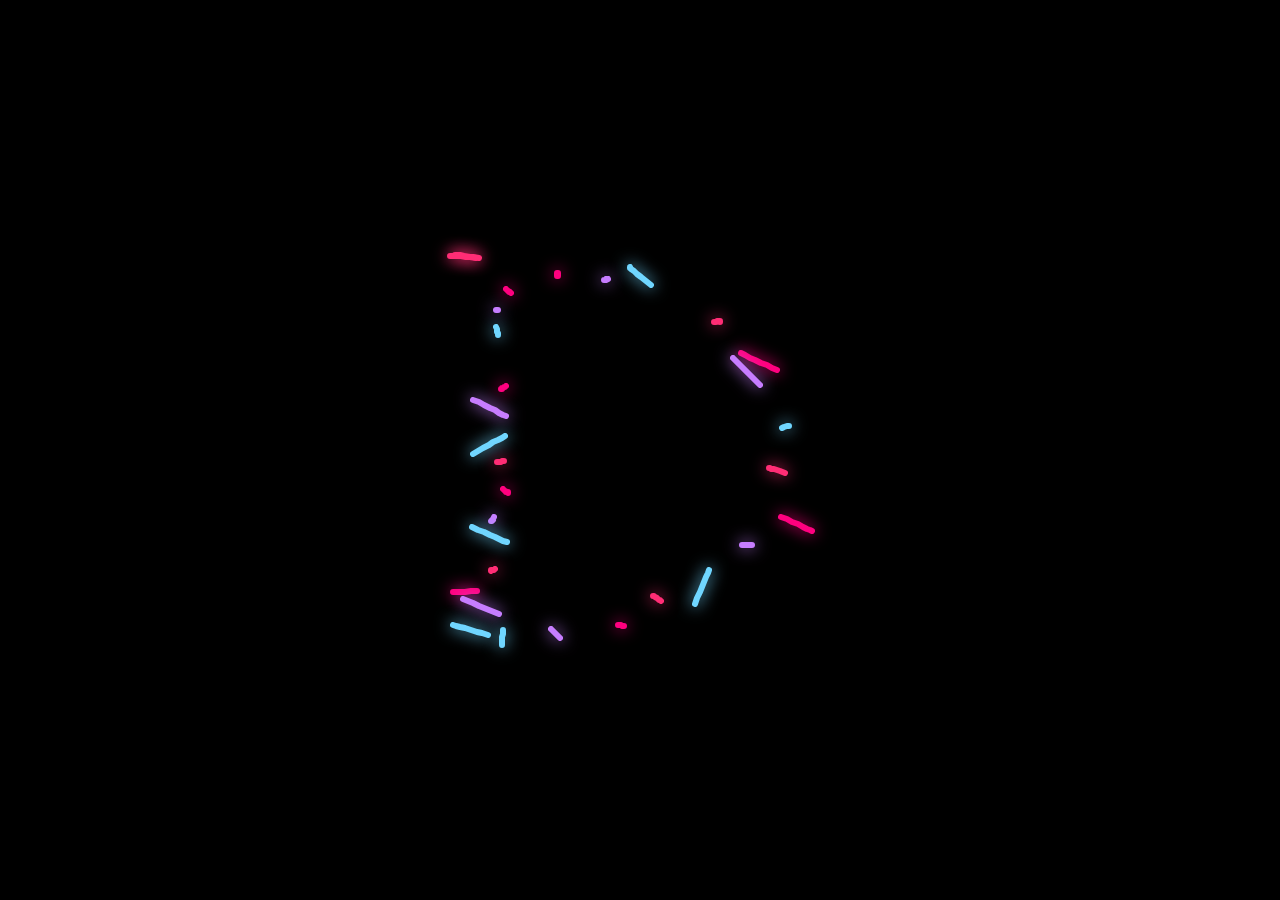
<file: index.html>
<!DOCTYPE html>
<html lang="es">
<head>
  <meta charset="UTF-8">
  <meta name="viewport" content="width=device-width, initial-scale=1.0">
  <title>Sorpresa</title>
  <link rel="stylesheet" href="style.css">
</head>
<body>

  <div id="escena1" class="escena">
  <div id="acuario">
    <svg id="lienzo-drawing" viewBox="0 0 1920 1080"></svg>

     <svg id="lienzo-dibujo">
      <path id="detector-corazon" d="" fill="transparent" stroke="none" style="pointer-events: none;" />
       <path id="gusano1" d="" fill="none" stroke-width="6" />
       <path id="gusano2" d="" fill="none" stroke-width="6" />
       <path id="gusano3" d="" fill="none" stroke-width="6" />
       <path id="gusano4" d="" fill="none" stroke-width="6" />
       <path id="gusan5" d="" fill="none" stroke-width="6" />
       <path id="gusano6" d="" fill="none" stroke-width="6" />
       <path id="gusano7" d="" fill="none" stroke-width="6" />
       <path id="gusano8" d="" fill="none" stroke-width="6" />
       <path id="gusano9" d="" fill="none" stroke-width="6" />
       <path id="gusano10" d="" fill="none" stroke-width="6" />
       <path id="gusano11" d="" fill="none" stroke-width="6" />
       <path id="gusano12" d="" fill="none" stroke-width="6" />
       <path id="gusano13" d="" fill="none" stroke-width="6" />
       <path id="gusano14" d="" fill="none" stroke-width="6" />
       <path id="gusano15" d="" fill="none" stroke-width="6" />
       <path id="gusano16" d="" fill="none" stroke-width="6" />
       <path id="gusano17" d="" fill="none" stroke-width="6" />
       <path id="gusano18" d="" fill="none" stroke-width="6" />
       <path id="gusano19" d="" fill="none" stroke-width="6" />
       <path id="gusano20" d="" fill="none" stroke-width="6" />
       <path id="gusano21" d="" fill="none" stroke-width="6" />
       <path id="gusano22" d="" fill="none" stroke-width="6" />
       <path id="gusano23" d="" fill="none" stroke-width="6" />
       <path id="gusano24" d="" fill="none" stroke-width="6" />
       <path id="gusano25" d="" fill="none" stroke-width="6" />
       <path id="gusano26" d="" fill="none" stroke-width="6" />
       <path id="gusano27" d="" fill="none" stroke-width="6" />
       <path id="gusano28" d="" fill="none" stroke-width="6" />
       <path id="gusano29" d="" fill="none" stroke-width="6" />
       <path id="gusano30" d="" fill="none" stroke-width="6" />
       <path id="gusano31" d="" fill="none" stroke-width="6" />
       <path id="gusano32" d="" fill="none" stroke-width="6" />
  </svg> 
    



    <div id="dedicatoria">Esto es para ti</div>
  </div>

  

  <script src="script.js"></script>
<!-- El atributo 'loop' asegura que cuando termine la canción, vuelva a empezar desde el principio -->
<audio id="musica-fondo" src="musica.mp3" loop></audio>


</body>
</html>
</file>
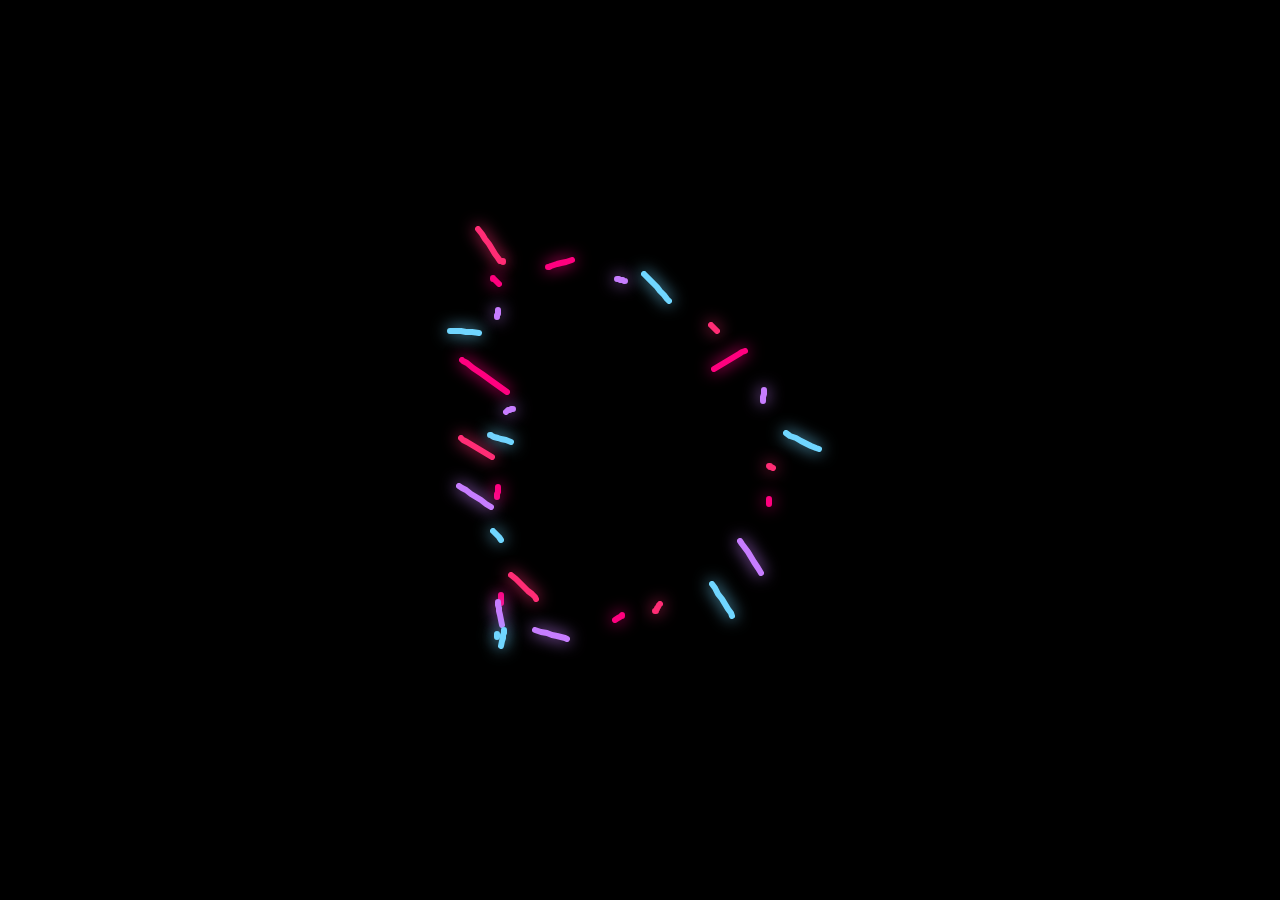
<file: Sorpresa/index.html>
<!DOCTYPE html>
<html lang="es">
<head>
  <meta charset="UTF-8">
  <meta name="viewport" content="width=device-width, initial-scale=1.0">
  <title>Corazón Nativo  Líneas</title>
  <link rel="stylesheet" href="style.css">
</head>
<body>

  <div id="escena1" class="escena">
  <div id="acuario">
    <svg id="lienzo-drawing" viewBox="0 0 1920 1080"></svg>

     <svg id="lienzo-dibujo">
      <path id="detector-corazon" d="" fill="transparent" stroke="none" style="pointer-events: none;" />
       <path id="gusano1" d="" fill="none" stroke-width="6" />
       <path id="gusano2" d="" fill="none" stroke-width="6" />
       <path id="gusano3" d="" fill="none" stroke-width="6" />
       <path id="gusano4" d="" fill="none" stroke-width="6" />
       <path id="gusan5" d="" fill="none" stroke-width="6" />
       <path id="gusano6" d="" fill="none" stroke-width="6" />
       <path id="gusano7" d="" fill="none" stroke-width="6" />
       <path id="gusano8" d="" fill="none" stroke-width="6" />
       <path id="gusano9" d="" fill="none" stroke-width="6" />
       <path id="gusano10" d="" fill="none" stroke-width="6" />
       <path id="gusano11" d="" fill="none" stroke-width="6" />
       <path id="gusano12" d="" fill="none" stroke-width="6" />
       <path id="gusano13" d="" fill="none" stroke-width="6" />
       <path id="gusano14" d="" fill="none" stroke-width="6" />
       <path id="gusano15" d="" fill="none" stroke-width="6" />
       <path id="gusano16" d="" fill="none" stroke-width="6" />
       <path id="gusano17" d="" fill="none" stroke-width="6" />
       <path id="gusano18" d="" fill="none" stroke-width="6" />
       <path id="gusano19" d="" fill="none" stroke-width="6" />
       <path id="gusano20" d="" fill="none" stroke-width="6" />
       <path id="gusano21" d="" fill="none" stroke-width="6" />
       <path id="gusano22" d="" fill="none" stroke-width="6" />
       <path id="gusano23" d="" fill="none" stroke-width="6" />
       <path id="gusano24" d="" fill="none" stroke-width="6" />
       <path id="gusano25" d="" fill="none" stroke-width="6" />
       <path id="gusano26" d="" fill="none" stroke-width="6" />
       <path id="gusano27" d="" fill="none" stroke-width="6" />
       <path id="gusano28" d="" fill="none" stroke-width="6" />
       <path id="gusano29" d="" fill="none" stroke-width="6" />
       <path id="gusano30" d="" fill="none" stroke-width="6" />
       <path id="gusano31" d="" fill="none" stroke-width="6" />
       <path id="gusano32" d="" fill="none" stroke-width="6" />
  </svg> 
    



    <div id="dedicatoria">Esto es para ti</div>
  </div>

  

  <script src="script.js"></script>
</body>
</html>
</file>
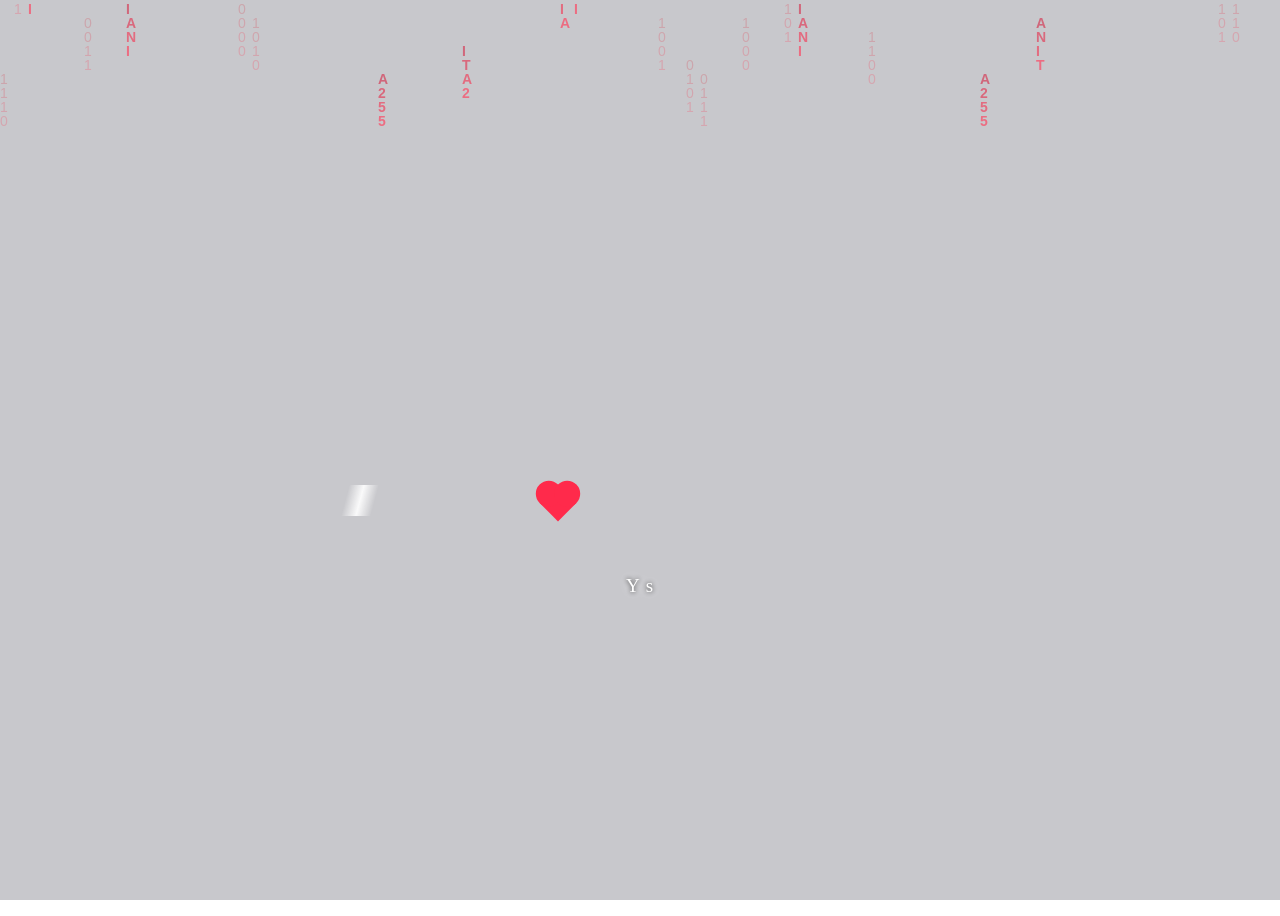
<file: escena2.html>
<!DOCTYPE html>
<html lang="es">
<head>
    <meta charset="UTF-8">
    <meta name="viewport" content="width=device-width, initial-scale=1.0, maximum-scale=1.0, user-scalable=no">
    <title>Otras Vidas</title>
    <link rel="stylesheet" href="style2.css">
</head>
<body>

    <canvas id="lienzoMatrix"></canvas>

    <div class="contenedor-principal2">
        <div class="contenedor-corazones">
            <div class="linea-destello"></div>
            <div class="corazon" id="corazon1"></div>
            <div class="corazon" id="corazon2"></div>
            <div class="corazon" id="corazon3"></div>
            <div class="corazon" id="corazon4"></div>
            <div class="corazon" id="corazon5"></div>
        </div>
        
                <div class="sistema-cosmos">
            <!-- Contenedores de las órbitas giratorias -->
            <div class="orbita orbita-sol">
                <div class="astro sol"></div>
            </div>
            <div class="orbita orbita-luna">
                <div class="astro luna-astral"></div>
            </div>
            
            <!-- El planeta Tierra con su mar base azul -->
            <div id="mundo" class="mundo-oculto">
                <!-- La capa física independiente para las islas verdes -->
                <div class="mapa-continentes"></div>
            </div>
        </div>

        <div id="texto-escena2" class="texto-escena"></div>
    </div>

    <script src="script2.js"></script>

    <audio id="musica-fondo" src="musica.mp3" loop></audio>

</body>
</html>
</file>
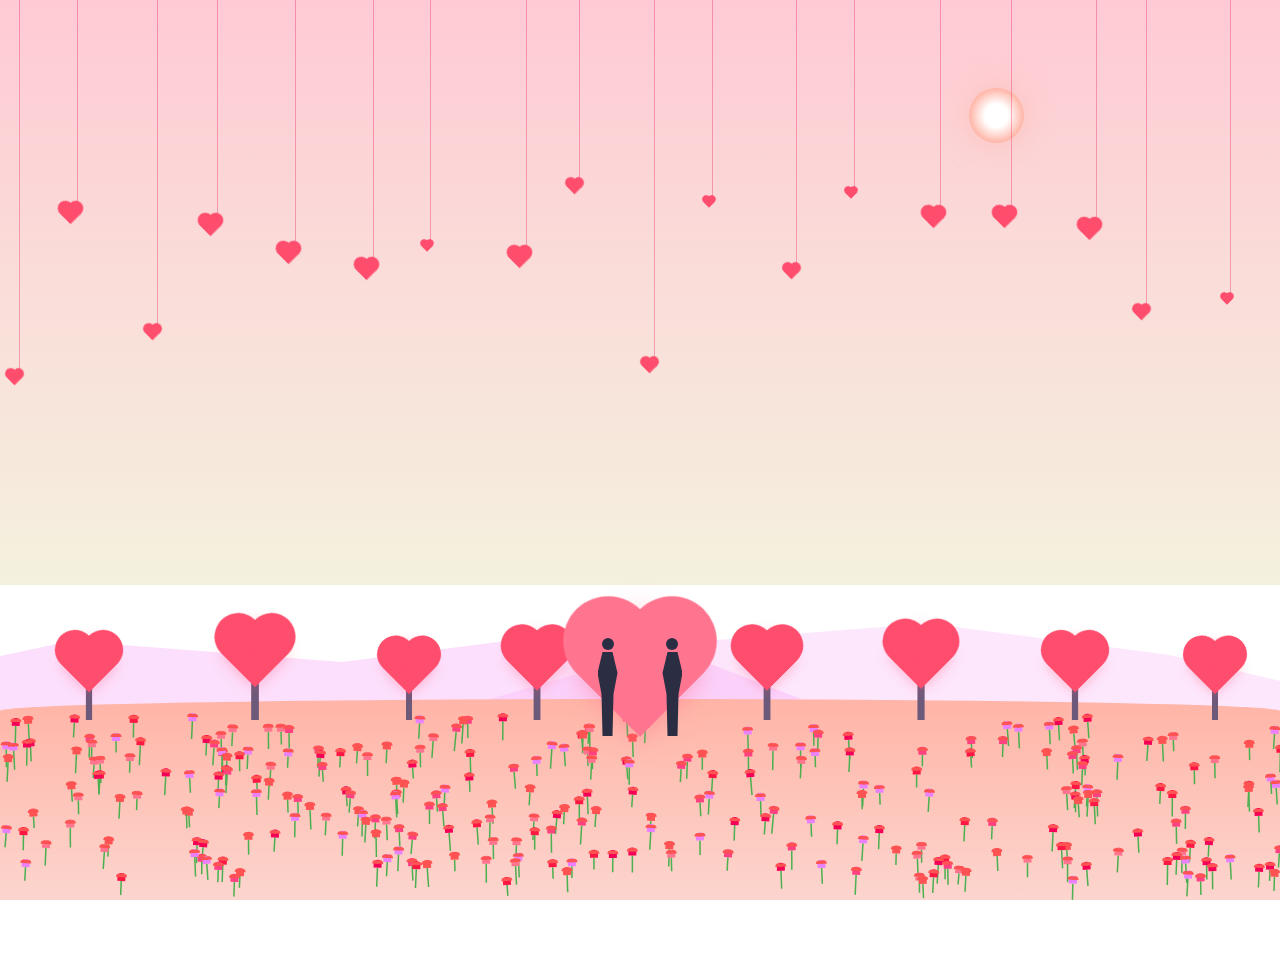
<file: escena3.html>
<!DOCTYPE html>
<html lang="es">
<head>
    <meta charset="UTF-8">
    <meta name="viewport" content="width=device-width, initial-scale=1.0, maximum-scale=1.0, user-scalable=no">
    <title>Nuestro Día Hermoso</title>
    <link rel="stylesheet" href="style3.css">
</head>
<body>

    <div class="contenedor-principal3">
        <div id="contenedor-colgante-js"></div>

        <div class="cielo-diurno">
            <div class="sol-brillante"></div>
        </div>
        
        <div class="montana-dia montana-izq-dia"></div>
        <div class="montana-dia montana-der-dia"></div>
        
        <div class="forest-row">
            <div class="arbol-corazon a-1"><div class="copa-corazon"></div><div class="tronco"></div></div>
            <div class="arbol-corazon a-2"><div class="copa-corazon"></div><div class="tronco"></div></div>
            <div class="arbol-corazon a-3"><div class="copa-corazon"></div><div class="tronco"></div></div>
            <div class="arbol-corazon a-4"><div class="copa-corazon"></div><div class="tronco"></div></div>
            <div class="arbol-corazon a-6"><div class="copa-corazon"></div><div class="trunk"></div></div>
            <div class="arbol-corazon a-7"><div class="copa-corazon"></div><div class="tronco"></div></div>
            <div class="arbol-corazon a-8"><div class="copa-corazon"></div><div class="tronco"></div></div>
            <div class="arbol-corazon a-9"><div class="copa-corazon"></div><div class="tronco"></div></div>
        </div>

        <div class="suelo-pasto-dia">
            <!-- Lienzo gráfico de alto rendimiento para los tulipanes -->
            <canvas id="canvas-tulipanes"></canvas>
        </div>

        <div class="pareja-parada-junta">
            <div class="silueta-parada-dia persona-izq-dia">
                <div class="cabeza-parada-dia"></div>
                <div class="cuerpo-parada-dia"></div>
            </div>
            
            <div class="gran-corazon-central"></div>
            
            <div class="silueta-parada-dia persona-der-dia">
                <div class="cabeza-parada-dia"></div>
                <div class="cuerpo-parada-dia"></div>
            </div>
        </div>
            <!-- 6. Contenedor para el texto sorpresa diferido -->
        <div class="message-container">
            <p id="romantic-text">Me gustaria vivir cada sorpresa y cada posibilidad al lado tuyo.❤️</p>
        </div>

    </div>

    <script src="script3.js"></script>

    <audio id="musica-fondo" src="musica.mp3" loop></audio>

</body>
</html>
</file>
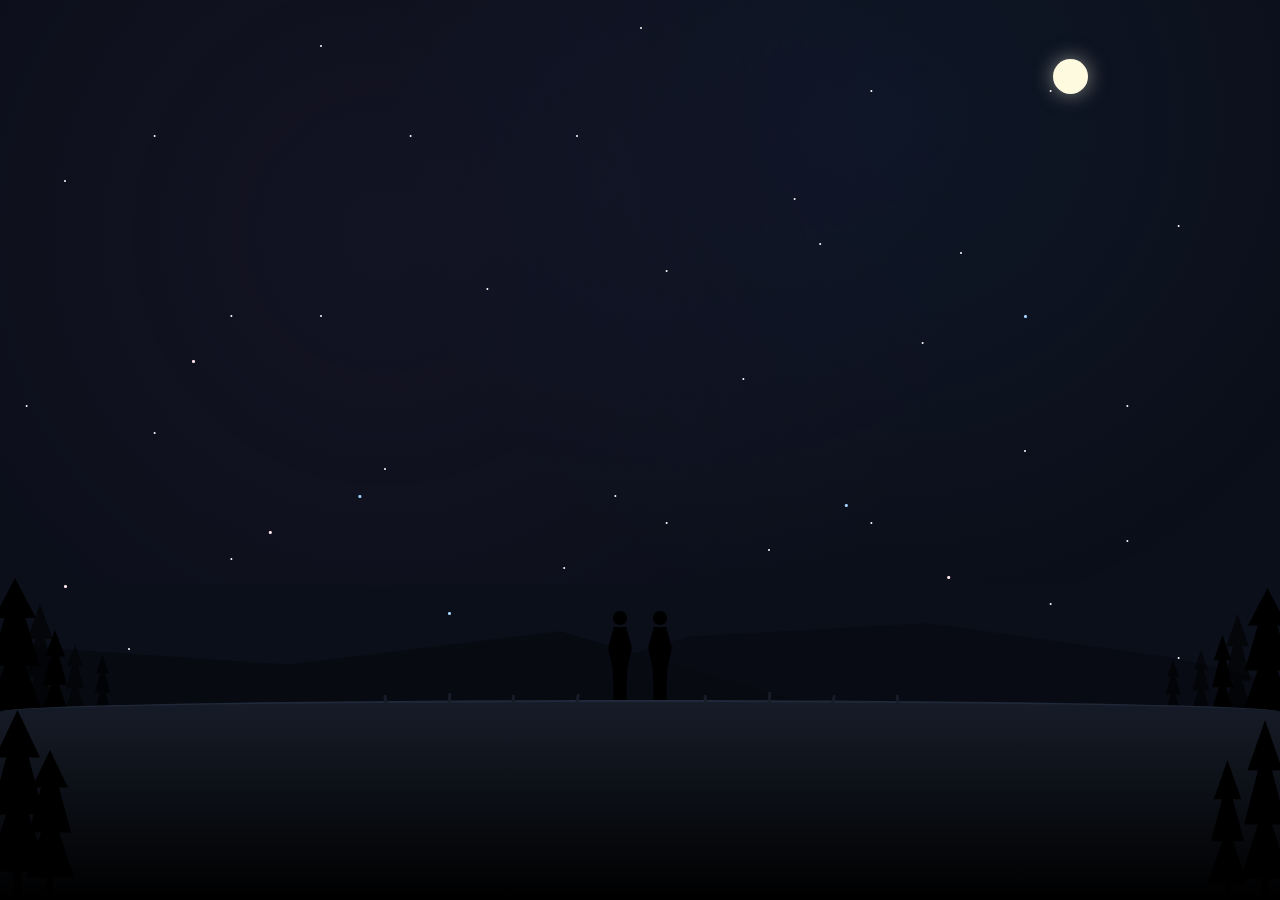
<file: escena4.html>
<!DOCTYPE html>
<html lang="es">
<head>
    <meta charset="UTF-8">
    <meta name="viewport" content="width=device-width, initial-scale=1.0, maximum-scale=1.0, user-scalable=no">
    <title>Nuestro Universo</title>
    <link rel="stylesheet" href="style4.css">
</head>
<body>

    <div class="contenedor-principal">
        <div id="escena1" class="escena activa">
                <div class="cielo">
                <div class="luna"></div>
                <div class="estrella-fugaz"></div>
                <div class="estrella-fugaz"></div>
                <div class="estrella-fugaz"></div>
                <div class="estrella-fugaz"></div>
                <div class="estrella-fugaz"></div>
                <div class="estrella-fugaz"></div>
                <div class="estrella-fugaz"></div>
                <div class="estrella-fugaz"></div>
                <div class="capa-estrellas estrellas-blancas"></div>
                <div class="capa-estrellas estrellas-colores"></div>
            </div>

            
            <div class="montana montana-izq"></div>
            <div class="montana montana-der"></div>
            
            <div class="arbol arbol-izq1"></div>
            <div class="arbol arbol-izq2"></div>
            <div class="arbol arbol-izq3"></div>
            <div class="arbol arbol-izq4"></div>
            <div class="arbol arbol-izq-medio"></div>
            <div class="arbol arbol-izq-linea"></div>
            
            <div class="arbol arbol-der1"></div>
            <div class="arbol arbol-der2"></div>
            <div class="arbol arbol-der3"></div>
            <div class="arbol arbol-der4"></div>
            <div class="arbol arbol-der-medio"></div>
            <div class="arbol arbol-der-linea"></div>

            <div class="suelo-pasto">
                <div class="brizna"></div>
                <div class="brizna"></div>
                <div class="brizna"></div>
                <div class="brizna"></div>
                <div class="brizna"></div>
                <div class="brizna"></div>
                <div class="brizna"></div>
                <div class="brizna"></div>
            </div>

            <div class="arbol arbol-izq-esquina"></div>
            <div class="arbol arbol-izq-esquina2"></div>
            <div class="arbol arbol-der-esquina"></div>
            <div class="arbol arbol-der-esquina2"></div>
            

            <div class="pareja-parada">
                <div class="silueta-parada persona-izq">
                    <div class="cabeza-parada"></div>
                    <div class="cuerpo-parada"></div>
                </div>
                <div class="silueta-parada persona-der">
                    <div class="cabeza-parada"></div>
                    <div class="cuerpo-parada"></div>
                </div>
            </div>
            <div id="texto-escena1" class="texto-escena"></div>
        </div>




    </div>

    <script src="script4.js"></script>

    <audio id="musica-fondo" src="musica.mp3" loop></audio>

</body>
</html>
</file>
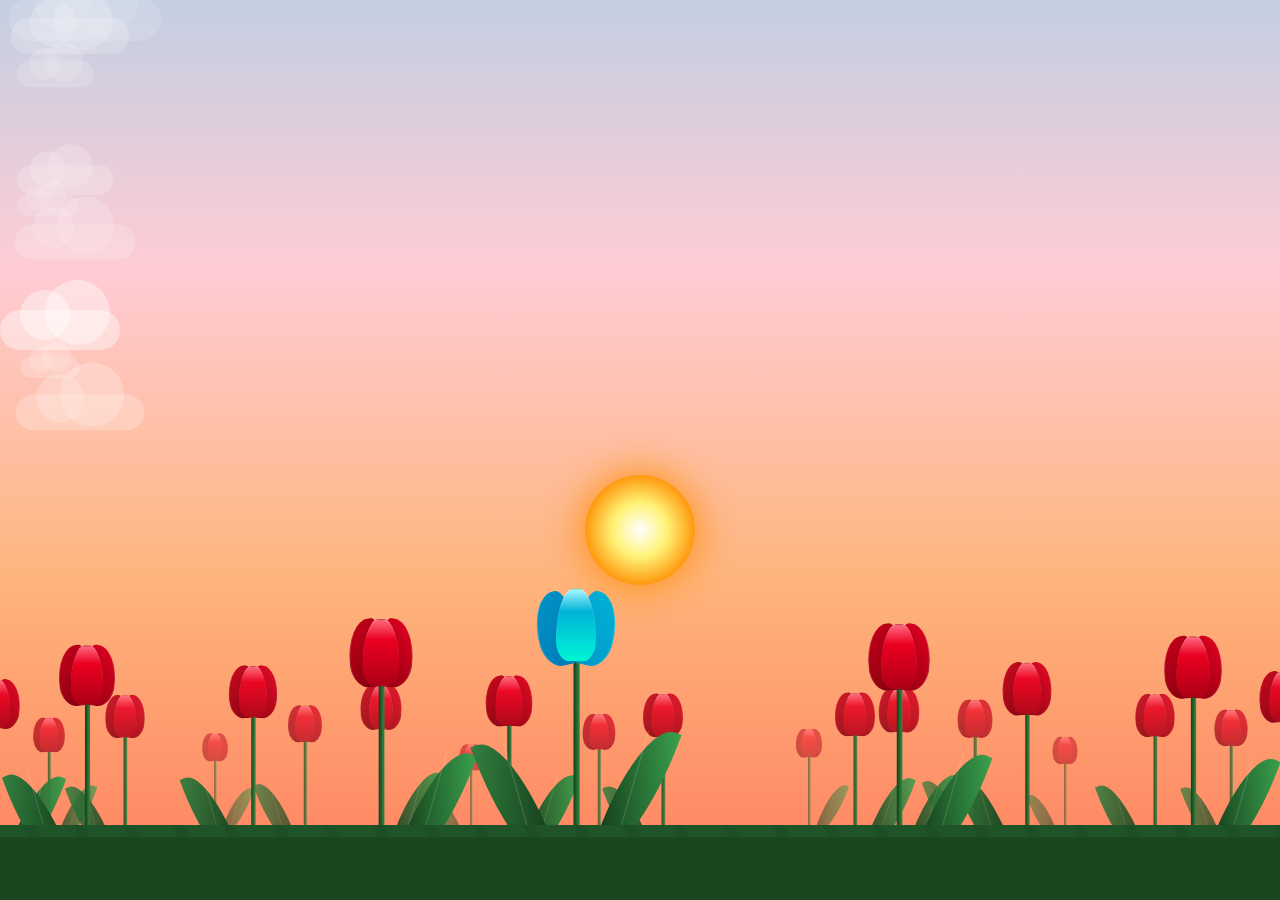
<file: escena5.html>
<!DOCTYPE html>
<html lang="es">
<head>
    <meta charset="UTF-8">
    <meta name="viewport" content="width=device-width, initial-scale=1.0">
    <title>Prueba de Escena - Amanecer y Tulipanes</title>
    <link rel="stylesheet" href="style5.css">
</head>
<body>

    <div class="pantalla-amanecer-completa">
        
        <div class="cielo-dia"></div>
        <div class="sol-amanecer"></div>
        
        <div id="contenedor-petalos"></div>

        <div class="contenedor-nubes">
            <div class="nube n1"></div>
            <div class="nube n2"></div>
            <div class="nube n3"></div>
            <div class="nube n4"></div>
            <div class="nube n5"></div>
            <div class="nube n6"></div>
            <div class="nube n7"></div>
            <div class="nube n8"></div>
            <div class="nube n9"></div>
        </div>

        <div id="contenedor-mariposas"></div>

        <div class="campo-tulipanes">
            <!-- FILA LEJANA -->
            <div class="tulipan color-rojo f-lejana pos-l1">
                <div class="capullo"><div class="petalo-atras"></div><div class="petalo-izq"></div><div class="petalo-der"></div><div class="petalo-cen"></div></div>
                <div class="tallo"></div>
                <div class="hoja h-izq"></div>
            </div>
            <div class="tulipan color-rojo f-lejana pos-l2">
                <div class="capullo"><div class="petalo-atras"></div><div class="petalo-izq"></div><div class="petalo-der"></div><div class="petalo-cen"></div></div>
                <div class="tallo"></div>
                <div class="hoja h-der"></div>
            </div>
            <div class="tulipan color-rojo f-lejana pos-l3">
                <div class="capullo"><div class="petalo-atras"></div><div class="petalo-izq"></div><div class="petalo-der"></div><div class="petalo-cen"></div></div>
                <div class="tallo"></div>
                <div class="hoja h-izq"></div>
            </div>
            <div class="tulipan color-rojo f-lejana pos-l4">
                <div class="capullo"><div class="petalo-atras"></div><div class="petalo-izq"></div><div class="petalo-der"></div><div class="petalo-cen"></div></div>
                <div class="tallo"></div>
                <div class="hoja h-der"></div>
            </div>
            <div class="tulipan color-rojo f-lejana pos-l5">
                <div class="capullo"><div class="petalo-atras"></div><div class="petalo-izq"></div><div class="petalo-der"></div><div class="petalo-cen"></div></div>
                <div class="tallo"></div>
                <div class="hoja h-izq"></div>
            </div>
            <div class="tulipan color-rojo f-lejana pos-l6">
                <div class="capullo"><div class="petalo-atras"></div><div class="petalo-izq"></div><div class="petalo-der"></div><div class="petalo-cen"></div></div>
                <div class="tallo"></div>
                <div class="hoja h-der"></div>
            </div>

            <!-- FILA TRASERA -->
            <div class="tulipan color-rojo f-atras pos-f1">
                <div class="capullo"><div class="petalo-atras"></div><div class="petalo-izq"></div><div class="petalo-der"></div><div class="petalo-cen"></div></div>
                <div class="tallo"></div>
                <div class="hoja h-der"></div>
            </div>
            <div class="tulipan color-rojo f-atras pos-f2">
                <div class="capullo"><div class="petalo-atras"></div><div class="petalo-izq"></div><div class="petalo-der"></div><div class="petalo-cen"></div></div>
                <div class="tallo"></div>
                <div class="hoja h-izq"></div>
            </div>
            <div class="tulipan color-rojo f-atras pos-f3">
                <div class="capullo"><div class="petalo-atras"></div><div class="petalo-izq"></div><div class="petalo-der"></div><div class="petalo-cen"></div></div>
                <div class="tallo"></div>
                <div class="hoja h-der"></div>
            </div>
            <div class="tulipan color-rojo f-atras pos-f4">
                <div class="capullo"><div class="petalo-atras"></div><div class="petalo-izq"></div><div class="petalo-der"></div><div class="petalo-cen"></div></div>
                <div class="tallo"></div>
                <div class="hoja h-izq"></div>
            </div>
            <div class="tulipan color-rojo f-atras pos-f5">
                <div class="capullo"><div class="petalo-atras"></div><div class="petalo-izq"></div><div class="petalo-der"></div><div class="petalo-cen"></div></div>
                <div class="tallo"></div>
                <div class="hoja h-izq"></div>
            </div>

            <!-- FILA INTERMEDIA -->
            <div class="tulipan color-rojo f-interpos pos-i1">
                <div class="capullo"><div class="petalo-atras"></div><div class="petalo-izq"></div><div class="petalo-der"></div><div class="petalo-cen"></div></div>
                <div class="tallo"></div>
                <div class="hoja h-izq"></div>
            </div>
            <div class="tulipan color-rojo f-interpos pos-i2">
                <div class="capullo"><div class="petalo-atras"></div><div class="petalo-izq"></div><div class="petalo-der"></div><div class="petalo-cen"></div></div>
                <div class="tallo"></div>
                <div class="hoja h-der"></div>
            </div>

                        <div class="tulipan color-rojo f-interpos pos-i3">
                <div class="capullo"><div class="petalo-atras"></div><div class="petalo-izq"></div><div class="petalo-der"></div><div class="petalo-cen"></div></div>
                <div class="tallo"></div>
                <div class="hoja h-izq"></div>
            </div>
            <div class="tulipan color-rojo f-interpos pos-i4">
                <div class="capullo"><div class="petalo-atras"></div><div class="petalo-izq"></div><div class="petalo-der"></div><div class="petalo-cen"></div></div>
                <div class="tallo"></div>
                <div class="hoja h-der"></div>
            </div>
            <div class="tulipan color-rojo f-interpos pos-i5">
                <div class="capullo"><div class="petalo-atras"></div><div class="petalo-izq"></div><div class="petalo-der"></div><div class="petalo-cen"></div></div>
                <div class="tallo"></div>
                <div class="hoja h-izq"></div>
            </div>
            <div class="tulipan color-rojo f-interpos pos-i6">
                <div class="capullo"><div class="petalo-atras"></div><div class="petalo-izq"></div><div class="petalo-der"></div><div class="petalo-cen"></div></div>
                <div class="tallo"></div>
                <div class="hoja h-der"></div>
            </div>

            <!-- FILA MEDIA -->
            <div class="tulipan color-rojo f-media pos-m1">
                <div class="capullo"><div class="petalo-atras"></div><div class="petalo-izq"></div><div class="petalo-der"></div><div class="petalo-cen"></div></div>
                <div class="tallo"></div>
                <div class="hoja h-der"></div>
            </div>
            <div class="tulipan color-rojo f-media pos-m2">
                <div class="capullo"><div class="petalo-atras"></div><div class="petalo-izq"></div><div class="petalo-der"></div><div class="petalo-cen"></div></div>
                <div class="tallo"></div>
                <div class="hoja h-izq"></div>
            </div>
            <div class="tulipan color-rojo f-media pos-m3">
                <div class="capullo"><div class="petalo-atras"></div><div class="petalo-izq"></div><div class="petalo-der"></div><div class="petalo-cen"></div></div>
                <div class="tallo"></div>
                <div class="hoja h-der"></div>
            </div>
            <div class="tulipan color-rojo f-media pos-m4">
                <div class="capullo"><div class="petalo-atras"></div><div class="petalo-izq"></div><div class="petalo-der"></div><div class="petalo-cen"></div></div>
                <div class="tallo"></div>
                <div class="hoja h-izq"></div>
            </div>
            <div class="tulipan color-rojo f-media pos-m5">
                <div class="capullo"><div class="petalo-atras"></div><div class="petalo-izq"></div><div class="petalo-der"></div><div class="petalo-cen"></div></div>
                <div class="tallo"></div>
                <div class="hoja h-der"></div>
            </div>

            <!-- FILA FRONTAL -->
            <div class="tulipan color-rojo f-frente posicion-1">
                <div class="capullo"><div class="petalo-atras"></div><div class="petalo-izq"></div><div class="petalo-der"></div><div class="petalo-cen"></div></div>
                <div class="tallo"></div>
                <div class="hoja h-izq"></div>
            </div>
            <div class="tulipan color-rojo f-frente posicion-5">
                <div class="capullo"><div class="petalo-atras"></div><div class="petalo-izq"></div><div class="petalo-der"></div><div class="petalo-cen"></div></div>
                <div class="tallo"></div>
                <div class="hoja h-der"></div>
            </div>
            <div class="tulipan color-rojo f-frente posicion-2">
                <div class="capullo"><div class="petalo-atras"></div><div class="petalo-izq"></div><div class="petalo-der"></div><div class="petalo-cen"></div></div>
                <div class="tallo"></div>
                <div class="hoja h-der"></div>
            </div>
            
            <!-- TULIPÁN TURQUESA INTERACTIVO SIN BRILLO EXTERNO -->
            <div class="tulipan color-turquesa f-frente posicion-3 tulipan-especial">
                <div id="tulipan-turquesa" class="capullo">
                    <div class="petalo-atras"></div>
                    <div class="petalo-izq"></div>
                    <div class="petalo-der"></div>
                    <div class="petalo-cen"></div>
                </div>
                <div class="tallo"></div>
                <div class="hoja h-izq"></div>
                <div class="hoja h-der"></div>
            </div>

            <div class="tulipan color-rojo f-frente posicion-4">
                <div class="capullo"><div class="petalo-atras"></div><div class="petalo-izq"></div><div class="petalo-der"></div><div class="petalo-cen"></div></div>
                <div class="tallo"></div>
                <div class="hoja h-der"></div>
            </div>
        </div>

        <div class="suelo-pasto"></div>

    </div>

    <script src="script5.js"></script>

    <audio id="musica-fondo" src="musica.mp3" loop></audio>

</body>
</html>
</file>
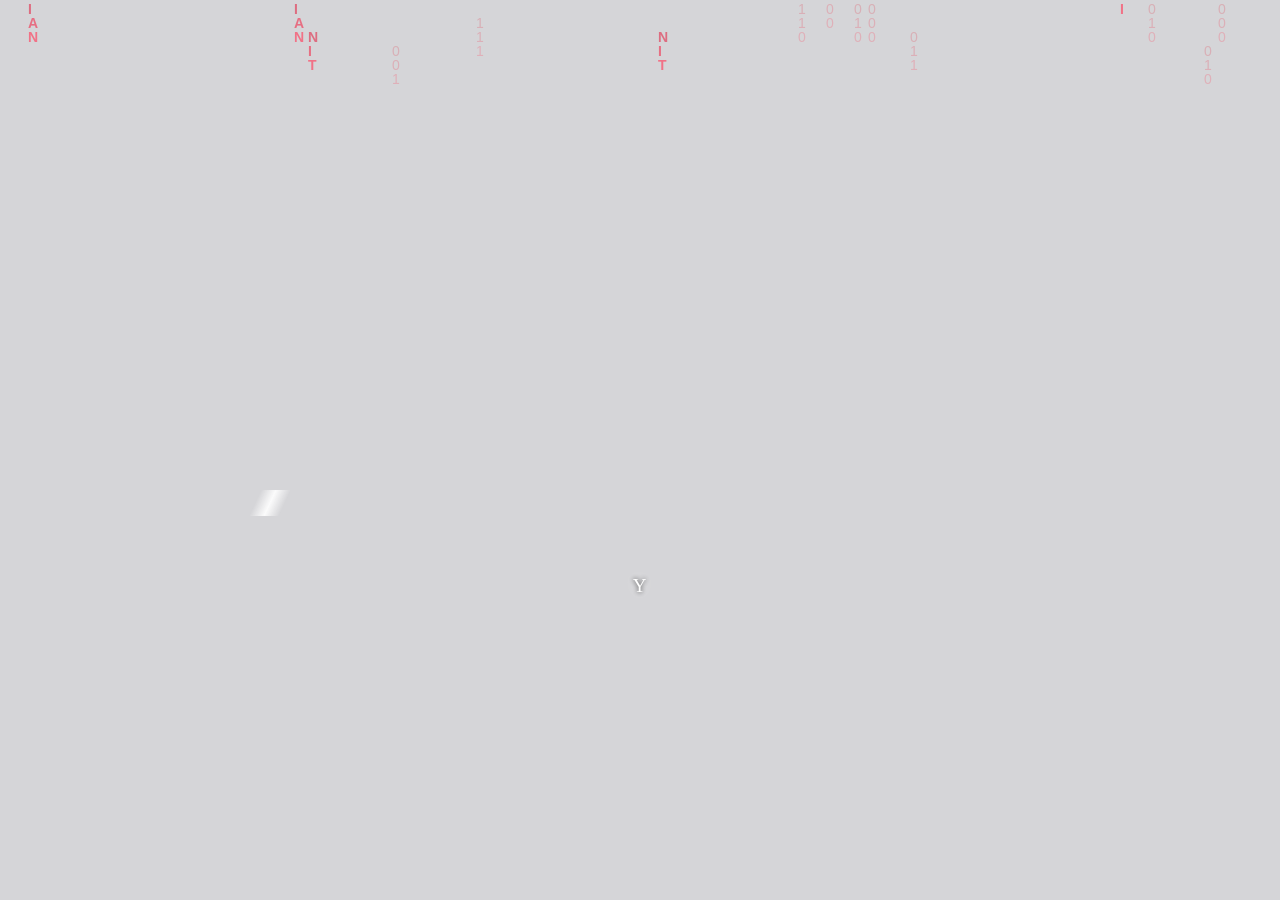
<file: Sorpresa/escena2.html>
<!DOCTYPE html>
<html lang="es">
<head>
    <meta charset="UTF-8">
    <meta name="viewport" content="width=device-width, initial-scale=1.0, maximum-scale=1.0, user-scalable=no">
    <title>Otras Vidas</title>
    <link rel="stylesheet" href="style2.css">
</head>
<body>

    <canvas id="lienzoMatrix"></canvas>

    <div class="contenedor-principal2">
        <div class="contenedor-corazones">
            <div class="linea-destello"></div>
            <div class="corazon" id="corazon1"></div>
            <div class="corazon" id="corazon2"></div>
            <div class="corazon" id="corazon3"></div>
            <div class="corazon" id="corazon4"></div>
            <div class="corazon" id="corazon5"></div>
        </div>
        
                <div class="sistema-cosmos">
            <!-- Contenedores de las órbitas giratorias -->
            <div class="orbita orbita-sol">
                <div class="astro sol"></div>
            </div>
            <div class="orbita orbita-luna">
                <div class="astro luna-astral"></div>
            </div>
            
            <!-- El planeta Tierra con su mar base azul -->
            <div id="mundo" class="mundo-oculto">
                <!-- La capa física independiente para las islas verdes -->
                <div class="mapa-continentes"></div>
            </div>
        </div>

        <div id="texto-escena2" class="texto-escena"></div>
    </div>

    <script src="script2.js"></script>
</body>
</html>
</file>
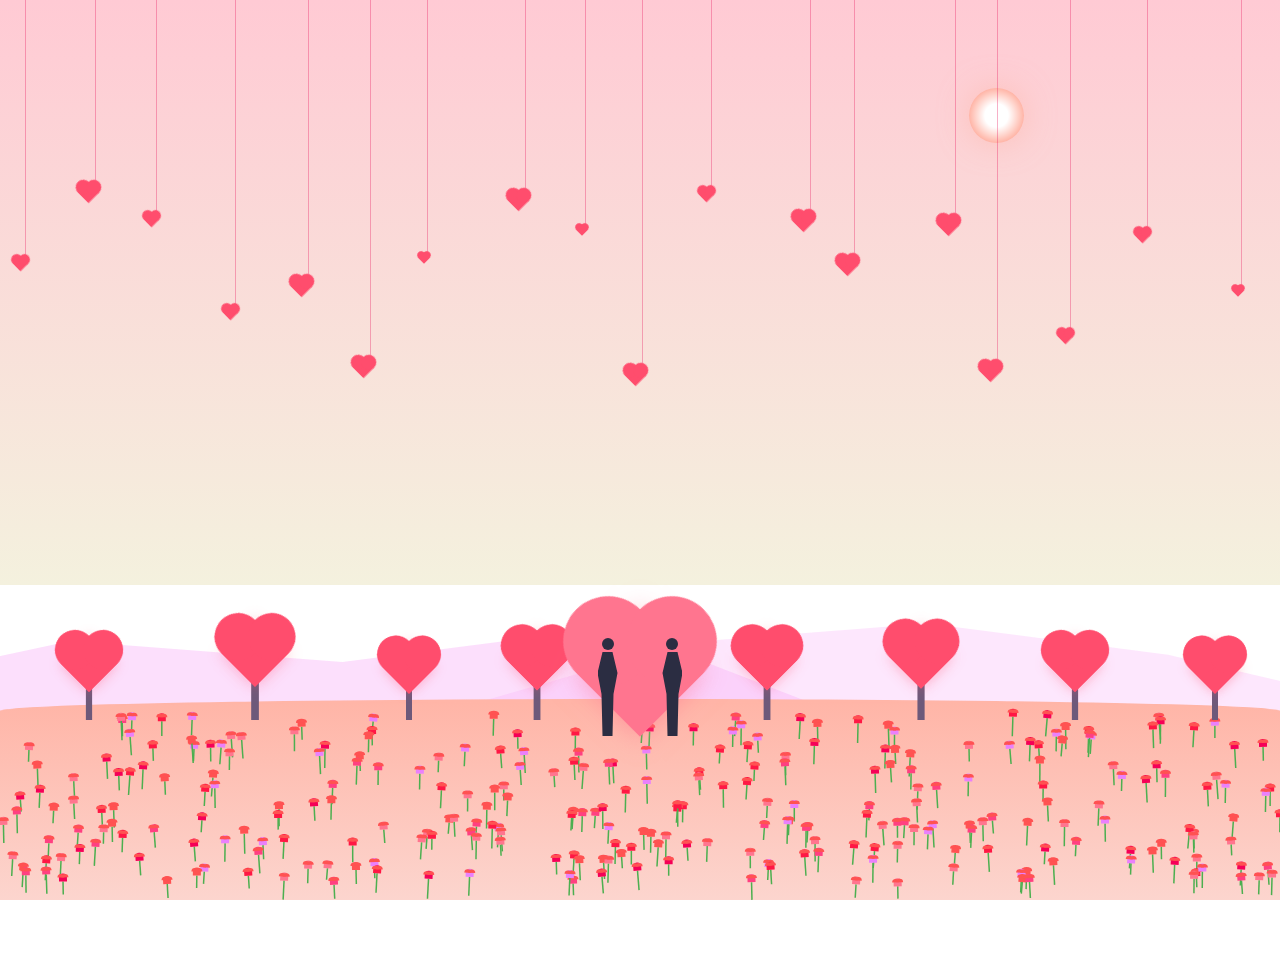
<file: Sorpresa/escena3.html>
<!DOCTYPE html>
<html lang="es">
<head>
    <meta charset="UTF-8">
    <meta name="viewport" content="width=device-width, initial-scale=1.0, maximum-scale=1.0, user-scalable=no">
    <title>Nuestro Día Hermoso</title>
    <link rel="stylesheet" href="style3.css">
</head>
<body>

    <div class="contenedor-principal3">
        <div id="contenedor-colgante-js"></div>

        <div class="cielo-diurno">
            <div class="sol-brillante"></div>
        </div>
        
        <div class="montana-dia montana-izq-dia"></div>
        <div class="montana-dia montana-der-dia"></div>
        
        <div class="forest-row">
            <div class="arbol-corazon a-1"><div class="copa-corazon"></div><div class="tronco"></div></div>
            <div class="arbol-corazon a-2"><div class="copa-corazon"></div><div class="tronco"></div></div>
            <div class="arbol-corazon a-3"><div class="copa-corazon"></div><div class="tronco"></div></div>
            <div class="arbol-corazon a-4"><div class="copa-corazon"></div><div class="tronco"></div></div>
            <div class="arbol-corazon a-6"><div class="copa-corazon"></div><div class="trunk"></div></div>
            <div class="arbol-corazon a-7"><div class="copa-corazon"></div><div class="tronco"></div></div>
            <div class="arbol-corazon a-8"><div class="copa-corazon"></div><div class="tronco"></div></div>
            <div class="arbol-corazon a-9"><div class="copa-corazon"></div><div class="tronco"></div></div>
        </div>

        <div class="suelo-pasto-dia">
            <!-- Lienzo gráfico de alto rendimiento para los tulipanes -->
            <canvas id="canvas-tulipanes"></canvas>
        </div>

        <div class="pareja-parada-junta">
            <div class="silueta-parada-dia persona-izq-dia">
                <div class="cabeza-parada-dia"></div>
                <div class="cuerpo-parada-dia"></div>
            </div>
            
            <div class="gran-corazon-central"></div>
            
            <div class="silueta-parada-dia persona-der-dia">
                <div class="cabeza-parada-dia"></div>
                <div class="cuerpo-parada-dia"></div>
            </div>
        </div>
            <!-- 6. Contenedor para el texto sorpresa diferido -->
        <div class="message-container">
            <p id="romantic-text">Me gustaria vivir cada sorpresa y cada posibilidad al lado tuyo.❤️</p>
        </div>

    </div>

    <script src="script3.js"></script>
</body>
</html>
</file>
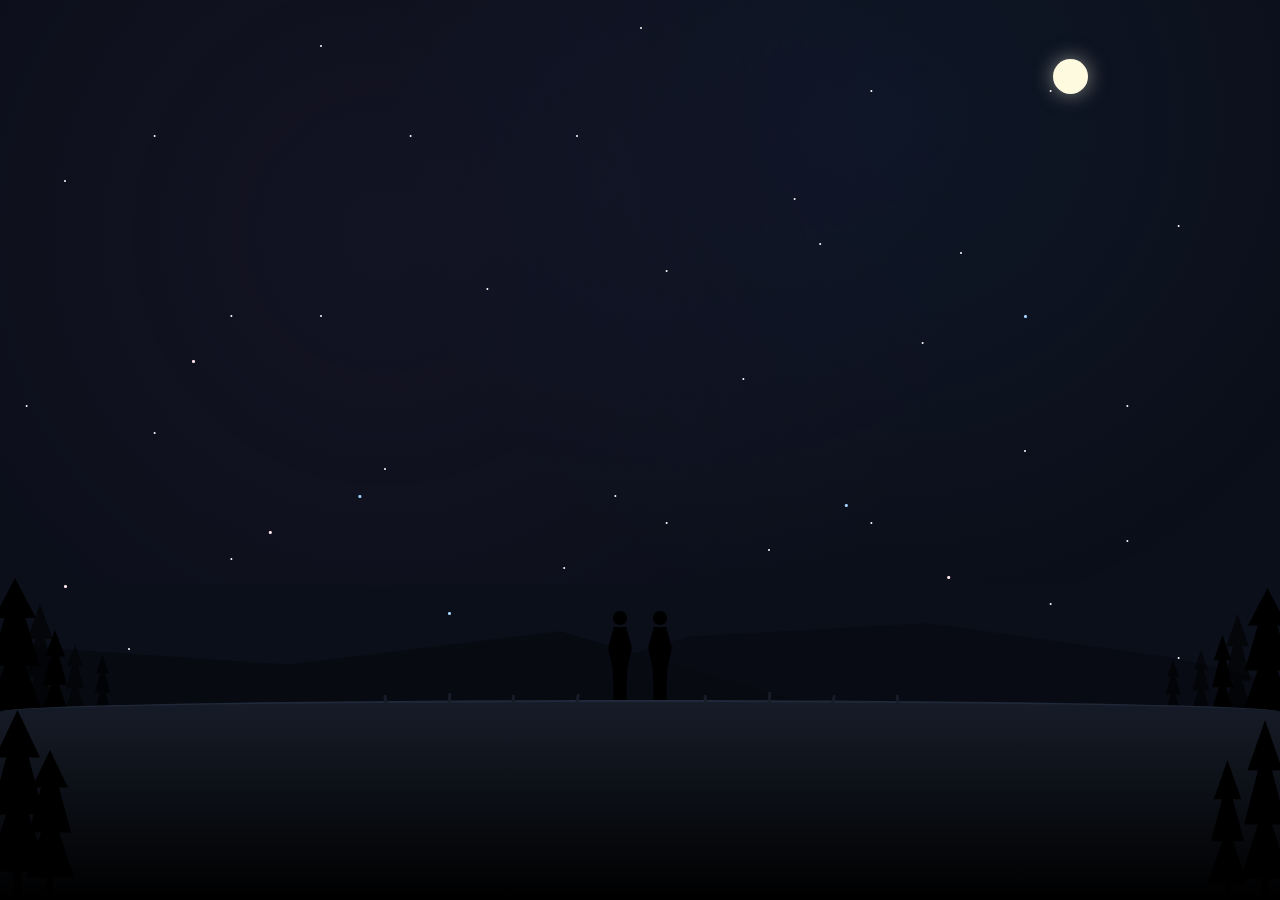
<file: Sorpresa/escena4.html>
<!DOCTYPE html>
<html lang="es">
<head>
    <meta charset="UTF-8">
    <meta name="viewport" content="width=device-width, initial-scale=1.0, maximum-scale=1.0, user-scalable=no">
    <title>Nuestro Universo</title>
    <link rel="stylesheet" href="style4.css">
</head>
<body>

    <div class="contenedor-principal">
        <div id="escena1" class="escena activa">
                <div class="cielo">
                <div class="luna"></div>
                <div class="estrella-fugaz"></div>
                <div class="estrella-fugaz"></div>
                <div class="estrella-fugaz"></div>
                <div class="estrella-fugaz"></div>
                <div class="estrella-fugaz"></div>
                <div class="estrella-fugaz"></div>
                <div class="estrella-fugaz"></div>
                <div class="estrella-fugaz"></div>
                <div class="capa-estrellas estrellas-blancas"></div>
                <div class="capa-estrellas estrellas-colores"></div>
            </div>

            
            <div class="montana montana-izq"></div>
            <div class="montana montana-der"></div>
            
            <div class="arbol arbol-izq1"></div>
            <div class="arbol arbol-izq2"></div>
            <div class="arbol arbol-izq3"></div>
            <div class="arbol arbol-izq4"></div>
            <div class="arbol arbol-izq-medio"></div>
            <div class="arbol arbol-izq-linea"></div>
            
            <div class="arbol arbol-der1"></div>
            <div class="arbol arbol-der2"></div>
            <div class="arbol arbol-der3"></div>
            <div class="arbol arbol-der4"></div>
            <div class="arbol arbol-der-medio"></div>
            <div class="arbol arbol-der-linea"></div>

            <div class="suelo-pasto">
                <div class="brizna"></div>
                <div class="brizna"></div>
                <div class="brizna"></div>
                <div class="brizna"></div>
                <div class="brizna"></div>
                <div class="brizna"></div>
                <div class="brizna"></div>
                <div class="brizna"></div>
            </div>

            <div class="arbol arbol-izq-esquina"></div>
            <div class="arbol arbol-izq-esquina2"></div>
            <div class="arbol arbol-der-esquina"></div>
            <div class="arbol arbol-der-esquina2"></div>
            

            <div class="pareja-parada">
                <div class="silueta-parada persona-izq">
                    <div class="cabeza-parada"></div>
                    <div class="cuerpo-parada"></div>
                </div>
                <div class="silueta-parada persona-der">
                    <div class="cabeza-parada"></div>
                    <div class="cuerpo-parada"></div>
                </div>
            </div>
            <div id="texto-escena1" class="texto-escena"></div>
        </div>




    </div>

    <script src="script4.js"></script>
</body>
</html>
</file>
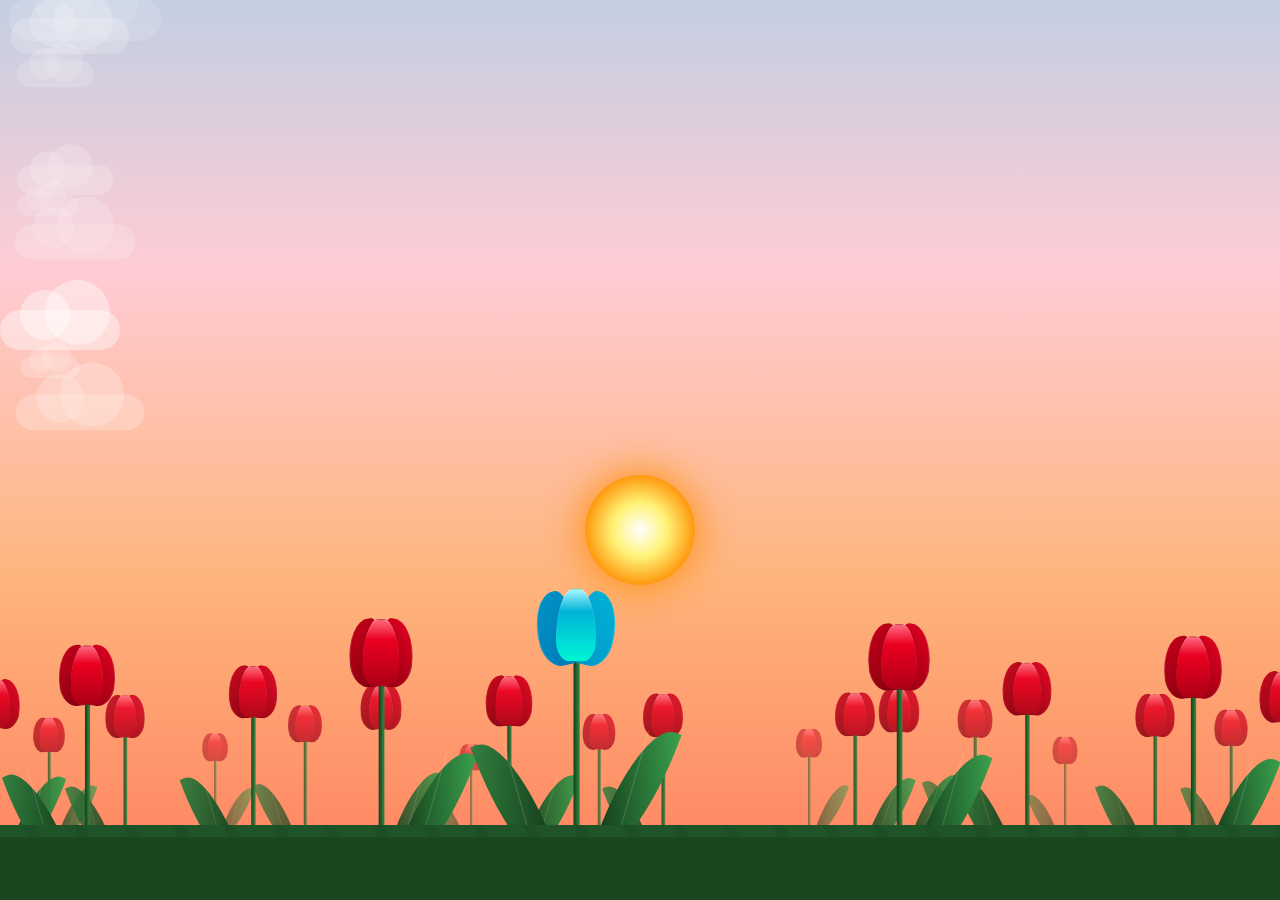
<file: Sorpresa/escena5.html>
<!DOCTYPE html>
<html lang="es">
<head>
    <meta charset="UTF-8">
    <meta name="viewport" content="width=device-width, initial-scale=1.0">
    <title>Prueba de Escena - Amanecer y Tulipanes</title>
    <link rel="stylesheet" href="style5.css">
</head>
<body>

    <div class="pantalla-amanecer-completa">
        
        <div class="cielo-dia"></div>
        <div class="sol-amanecer"></div>
        
        <div id="contenedor-petalos"></div>

        <div class="contenedor-nubes">
            <div class="nube n1"></div>
            <div class="nube n2"></div>
            <div class="nube n3"></div>
            <div class="nube n4"></div>
            <div class="nube n5"></div>
            <div class="nube n6"></div>
            <div class="nube n7"></div>
            <div class="nube n8"></div>
            <div class="nube n9"></div>
        </div>

        <div id="contenedor-mariposas"></div>

        <div class="campo-tulipanes">
            <!-- FILA LEJANA -->
            <div class="tulipan color-rojo f-lejana pos-l1">
                <div class="capullo"><div class="petalo-atras"></div><div class="petalo-izq"></div><div class="petalo-der"></div><div class="petalo-cen"></div></div>
                <div class="tallo"></div>
                <div class="hoja h-izq"></div>
            </div>
            <div class="tulipan color-rojo f-lejana pos-l2">
                <div class="capullo"><div class="petalo-atras"></div><div class="petalo-izq"></div><div class="petalo-der"></div><div class="petalo-cen"></div></div>
                <div class="tallo"></div>
                <div class="hoja h-der"></div>
            </div>
            <div class="tulipan color-rojo f-lejana pos-l3">
                <div class="capullo"><div class="petalo-atras"></div><div class="petalo-izq"></div><div class="petalo-der"></div><div class="petalo-cen"></div></div>
                <div class="tallo"></div>
                <div class="hoja h-izq"></div>
            </div>
            <div class="tulipan color-rojo f-lejana pos-l4">
                <div class="capullo"><div class="petalo-atras"></div><div class="petalo-izq"></div><div class="petalo-der"></div><div class="petalo-cen"></div></div>
                <div class="tallo"></div>
                <div class="hoja h-der"></div>
            </div>
            <div class="tulipan color-rojo f-lejana pos-l5">
                <div class="capullo"><div class="petalo-atras"></div><div class="petalo-izq"></div><div class="petalo-der"></div><div class="petalo-cen"></div></div>
                <div class="tallo"></div>
                <div class="hoja h-izq"></div>
            </div>
            <div class="tulipan color-rojo f-lejana pos-l6">
                <div class="capullo"><div class="petalo-atras"></div><div class="petalo-izq"></div><div class="petalo-der"></div><div class="petalo-cen"></div></div>
                <div class="tallo"></div>
                <div class="hoja h-der"></div>
            </div>

            <!-- FILA TRASERA -->
            <div class="tulipan color-rojo f-atras pos-f1">
                <div class="capullo"><div class="petalo-atras"></div><div class="petalo-izq"></div><div class="petalo-der"></div><div class="petalo-cen"></div></div>
                <div class="tallo"></div>
                <div class="hoja h-der"></div>
            </div>
            <div class="tulipan color-rojo f-atras pos-f2">
                <div class="capullo"><div class="petalo-atras"></div><div class="petalo-izq"></div><div class="petalo-der"></div><div class="petalo-cen"></div></div>
                <div class="tallo"></div>
                <div class="hoja h-izq"></div>
            </div>
            <div class="tulipan color-rojo f-atras pos-f3">
                <div class="capullo"><div class="petalo-atras"></div><div class="petalo-izq"></div><div class="petalo-der"></div><div class="petalo-cen"></div></div>
                <div class="tallo"></div>
                <div class="hoja h-der"></div>
            </div>
            <div class="tulipan color-rojo f-atras pos-f4">
                <div class="capullo"><div class="petalo-atras"></div><div class="petalo-izq"></div><div class="petalo-der"></div><div class="petalo-cen"></div></div>
                <div class="tallo"></div>
                <div class="hoja h-izq"></div>
            </div>
            <div class="tulipan color-rojo f-atras pos-f5">
                <div class="capullo"><div class="petalo-atras"></div><div class="petalo-izq"></div><div class="petalo-der"></div><div class="petalo-cen"></div></div>
                <div class="tallo"></div>
                <div class="hoja h-izq"></div>
            </div>

            <!-- FILA INTERMEDIA -->
            <div class="tulipan color-rojo f-interpos pos-i1">
                <div class="capullo"><div class="petalo-atras"></div><div class="petalo-izq"></div><div class="petalo-der"></div><div class="petalo-cen"></div></div>
                <div class="tallo"></div>
                <div class="hoja h-izq"></div>
            </div>
            <div class="tulipan color-rojo f-interpos pos-i2">
                <div class="capullo"><div class="petalo-atras"></div><div class="petalo-izq"></div><div class="petalo-der"></div><div class="petalo-cen"></div></div>
                <div class="tallo"></div>
                <div class="hoja h-der"></div>
            </div>

                        <div class="tulipan color-rojo f-interpos pos-i3">
                <div class="capullo"><div class="petalo-atras"></div><div class="petalo-izq"></div><div class="petalo-der"></div><div class="petalo-cen"></div></div>
                <div class="tallo"></div>
                <div class="hoja h-izq"></div>
            </div>
            <div class="tulipan color-rojo f-interpos pos-i4">
                <div class="capullo"><div class="petalo-atras"></div><div class="petalo-izq"></div><div class="petalo-der"></div><div class="petalo-cen"></div></div>
                <div class="tallo"></div>
                <div class="hoja h-der"></div>
            </div>
            <div class="tulipan color-rojo f-interpos pos-i5">
                <div class="capullo"><div class="petalo-atras"></div><div class="petalo-izq"></div><div class="petalo-der"></div><div class="petalo-cen"></div></div>
                <div class="tallo"></div>
                <div class="hoja h-izq"></div>
            </div>
            <div class="tulipan color-rojo f-interpos pos-i6">
                <div class="capullo"><div class="petalo-atras"></div><div class="petalo-izq"></div><div class="petalo-der"></div><div class="petalo-cen"></div></div>
                <div class="tallo"></div>
                <div class="hoja h-der"></div>
            </div>

            <!-- FILA MEDIA -->
            <div class="tulipan color-rojo f-media pos-m1">
                <div class="capullo"><div class="petalo-atras"></div><div class="petalo-izq"></div><div class="petalo-der"></div><div class="petalo-cen"></div></div>
                <div class="tallo"></div>
                <div class="hoja h-der"></div>
            </div>
            <div class="tulipan color-rojo f-media pos-m2">
                <div class="capullo"><div class="petalo-atras"></div><div class="petalo-izq"></div><div class="petalo-der"></div><div class="petalo-cen"></div></div>
                <div class="tallo"></div>
                <div class="hoja h-izq"></div>
            </div>
            <div class="tulipan color-rojo f-media pos-m3">
                <div class="capullo"><div class="petalo-atras"></div><div class="petalo-izq"></div><div class="petalo-der"></div><div class="petalo-cen"></div></div>
                <div class="tallo"></div>
                <div class="hoja h-der"></div>
            </div>
            <div class="tulipan color-rojo f-media pos-m4">
                <div class="capullo"><div class="petalo-atras"></div><div class="petalo-izq"></div><div class="petalo-der"></div><div class="petalo-cen"></div></div>
                <div class="tallo"></div>
                <div class="hoja h-izq"></div>
            </div>
            <div class="tulipan color-rojo f-media pos-m5">
                <div class="capullo"><div class="petalo-atras"></div><div class="petalo-izq"></div><div class="petalo-der"></div><div class="petalo-cen"></div></div>
                <div class="tallo"></div>
                <div class="hoja h-der"></div>
            </div>

            <!-- FILA FRONTAL -->
            <div class="tulipan color-rojo f-frente posicion-1">
                <div class="capullo"><div class="petalo-atras"></div><div class="petalo-izq"></div><div class="petalo-der"></div><div class="petalo-cen"></div></div>
                <div class="tallo"></div>
                <div class="hoja h-izq"></div>
            </div>
            <div class="tulipan color-rojo f-frente posicion-5">
                <div class="capullo"><div class="petalo-atras"></div><div class="petalo-izq"></div><div class="petalo-der"></div><div class="petalo-cen"></div></div>
                <div class="tallo"></div>
                <div class="hoja h-der"></div>
            </div>
            <div class="tulipan color-rojo f-frente posicion-2">
                <div class="capullo"><div class="petalo-atras"></div><div class="petalo-izq"></div><div class="petalo-der"></div><div class="petalo-cen"></div></div>
                <div class="tallo"></div>
                <div class="hoja h-der"></div>
            </div>
            
            <!-- TULIPÁN TURQUESA INTERACTIVO SIN BRILLO EXTERNO -->
            <div class="tulipan color-turquesa f-frente posicion-3 tulipan-especial">
                <div id="tulipan-turquesa" class="capullo">
                    <div class="petalo-atras"></div>
                    <div class="petalo-izq"></div>
                    <div class="petalo-der"></div>
                    <div class="petalo-cen"></div>
                </div>
                <div class="tallo"></div>
                <div class="hoja h-izq"></div>
                <div class="hoja h-der"></div>
            </div>

            <div class="tulipan color-rojo f-frente posicion-4">
                <div class="capullo"><div class="petalo-atras"></div><div class="petalo-izq"></div><div class="petalo-der"></div><div class="petalo-cen"></div></div>
                <div class="tallo"></div>
                <div class="hoja h-der"></div>
            </div>
        </div>

        <div class="suelo-pasto"></div>

    </div>

    <script src="script5.js"></script>
</body>
</html>
</file>
<file: style.css>
body, html {
    margin: 0;
    padding: 0;
    background-color: #000000; 
    overflow: hidden;
    width: 100%;
    height: 100%;
}

#acuario {
    position: relative;
    width: 100vw;
    height: 100vh;
}

#lienzo-dibujo {
    width: 100%;
    height: 100%;
    position: absolute;
    top: 0;
    left: 0;
}

#gusano1, #gusano2, #gusano3, #gusano4, #gusano5, #gusano6, #gusano7, #gusano8, 
#gusano9, #gusano10, #gusano11, #gusano12, #gusano13, #gusano14, #gusano15, #gusano16, 
#gusano17, #gusano18, #gusano19, #gusano20, #gusano21, #gusano22, #gusano23, #gusano24, 
#gusano25, #gusano26, #gusano27, #gusano28, #gusano29, #gusano30, #gusano31, #gusano32 {
    stroke-linecap: round;
    stroke-linejoin: round;
}

#gusano1, #gusano5, #gusano9, #gusano13, #gusano17, #gusano21, #gusano25, #gusano29 { 
    stroke: #ff2d75; 
    filter: drop-shadow(0 0 8px #ff2d75); 
}
#gusano2, #gusano6, #gusano10, #gusano14, #gusano18, #gusano22, #gusano26, #gusano30 { 
    stroke: #ff007f; 
    filter: drop-shadow(0 0 8px #ff007f); 
}
#gusano3, #gusano7, #gusano11, #gusano15, #gusano19, #gusano23, #gusano27, #gusano31 { 
    stroke: #c77dff; 
    filter: drop-shadow(0 0 8px #c77dff); 
}
#gusano4, #gusano8, #gusano12, #gusano16, #gusano20, #gusano24, #gusano28, #gusano32 { 
    stroke: #70d6ff; 
    filter: drop-shadow(0 0 8px #70d6ff); 
}

#dedicatoria {
    position: absolute;
    bottom: 8%; 
    left: 50%;
    transform: translateX(-50%); 
    
    font-family: 'Poppins', 'Segoe UI', Tahoma, Geneva, Verdana, sans-serif;
    font-size: 24px;
    font-weight: 300; 
    letter-spacing: 4px; 
    text-transform: uppercase; 
    
    color: #70d6ff; 
    text-shadow: 0 0 10px #70d6ff, 
                 0 0 20px #70d6ff; 
                 
    opacity: 0;
}

#dedicatoria.mostrar {
    animation: aparecerTexto 2s ease-out forwards;
}
#dedicatoria {
    position: absolute;
    bottom: 10%;
    left: 50%;
    transform: translateX(-50%); 
    z-index: 10; 
    
    font-family: 'Poppins', 'Segoe UI', Tahoma, Geneva, Verdana, sans-serif;
    font-size: 64px;
    font-weight: 500; 
    letter-spacing: 8px; 
    text-transform: uppercase; 
    
    color: #70d6ff; 
    text-shadow: 0 0 14px #70d6ff, 
                 0 0 30px #70d6ff; 
                 
    opacity: 0; 
}

#dedicatoria.mostrar {
        animation: aparecerTexto 2s ease-out forwards;
    }

@keyframes aparecerTexto {
    from {
        opacity: 0;
        transform: translate(-50%, 15px); 
    }
    to {
        opacity: 1;
        transform: translate(-50%, 0);
    }
}


.desvanecer-escena {
    opacity: 0;
    transition: opacity 1.5s ease-in-out;
    pointer-events: none;
}

#detector-corazon {
    cursor: default;
}

/* Ajuste de tamaño de texto específico para pantallas de celulares */
@media (max-width: 767px) {
    #dedicatoria {
        font-size: 24px; /* Lo reduce de 45px a 24px en celulares para que quepa bien */
        bottom: 32%;    /* Lo sube un poquito más para que no se pegue al borde físico del teléfono */
        width: 100%;
        text-align: center;
    }
}
</file>
<file: Sorpresa/style.css>
body, html {
    margin: 0;
    padding: 0;
    background-color: #000000; 
    overflow: hidden;
    width: 100%;
    height: 100%;
}

#acuario {
    position: relative;
    width: 100vw;
    height: 100vh;
}

#lienzo-dibujo {
    width: 100%;
    height: 100%;
    position: absolute;
    top: 0;
    left: 0;
}

#gusano1, #gusano2, #gusano3, #gusano4, #gusano5, #gusano6, #gusano7, #gusano8, 
#gusano9, #gusano10, #gusano11, #gusano12, #gusano13, #gusano14, #gusano15, #gusano16, 
#gusano17, #gusano18, #gusano19, #gusano20, #gusano21, #gusano22, #gusano23, #gusano24, 
#gusano25, #gusano26, #gusano27, #gusano28, #gusano29, #gusano30, #gusano31, #gusano32 {
    stroke-linecap: round;
    stroke-linejoin: round;
}

#gusano1, #gusano5, #gusano9, #gusano13, #gusano17, #gusano21, #gusano25, #gusano29 { 
    stroke: #ff2d75; 
    filter: drop-shadow(0 0 8px #ff2d75); 
}
#gusano2, #gusano6, #gusano10, #gusano14, #gusano18, #gusano22, #gusano26, #gusano30 { 
    stroke: #ff007f; 
    filter: drop-shadow(0 0 8px #ff007f); 
}
#gusano3, #gusano7, #gusano11, #gusano15, #gusano19, #gusano23, #gusano27, #gusano31 { 
    stroke: #c77dff; 
    filter: drop-shadow(0 0 8px #c77dff); 
}
#gusano4, #gusano8, #gusano12, #gusano16, #gusano20, #gusano24, #gusano28, #gusano32 { 
    stroke: #70d6ff; 
    filter: drop-shadow(0 0 8px #70d6ff); 
}

#dedicatoria {
    position: absolute;
    bottom: 8%; 
    left: 50%;
    transform: translateX(-50%); 
    
    font-family: 'Poppins', 'Segoe UI', Tahoma, Geneva, Verdana, sans-serif;
    font-size: 24px;
    font-weight: 300; 
    letter-spacing: 4px; 
    text-transform: uppercase; 
    
    color: #70d6ff; 
    text-shadow: 0 0 10px #70d6ff, 
                 0 0 20px #70d6ff; 
                 
    opacity: 0;
}

#dedicatoria.mostrar {
    animation: aparecerTexto 2s ease-out forwards;
}
#dedicatoria {
    position: absolute;
    bottom: 10%;
    left: 50%;
    transform: translateX(-50%); 
    z-index: 10; 
    
    font-family: 'Poppins', 'Segoe UI', Tahoma, Geneva, Verdana, sans-serif;
    font-size: 64px;
    font-weight: 500; 
    letter-spacing: 8px; 
    text-transform: uppercase; 
    
    color: #70d6ff; 
    text-shadow: 0 0 14px #70d6ff, 
                 0 0 30px #70d6ff; 
                 
    opacity: 0; 
}

#dedicatoria.mostrar {
        animation: aparecerTexto 2s ease-out forwards;
    }

@keyframes aparecerTexto {
    from {
        opacity: 0;
        transform: translate(-50%, 15px); 
    }
    to {
        opacity: 1;
        transform: translate(-50%, 0);
    }
}


.desvanecer-escena {
    opacity: 0;
    transition: opacity 1.5s ease-in-out;
    pointer-events: none;
}

#detector-corazon {
    cursor: default;
}

/* Ajuste de tamaño de texto específico para pantallas de celulares */
@media (max-width: 767px) {
    #dedicatoria {
        font-size: 24px; /* Lo reduce de 45px a 24px en celulares para que quepa bien */
        bottom: 32%;    /* Lo sube un poquito más para que no se pegue al borde físico del teléfono */
        width: 100%;
        text-align: center;
    }
}
</file>
<file: style2.css>
#lienzoMatrix {
    position: absolute;
    top: 0;
    left: 0;
    width: 100%;
    height: 100%;
    z-index: 0;
    pointer-events: none;
     transition: opacity 1.5s ease-in-out;
    will-change: opacity;
}

.contenedor-principal2 {
    position: relative;
    z-index: 1;
    width: 100%;
    height: 100vh;
    display: flex;
    justify-content: center;
    align-items: center;
    flex-direction: column;
}

.contenedor-corazones {
    position: absolute;
    top: 55%; /* Los baja exactamente a la mitad de la altura */
    left: 50%; /* Los centra horizontalmente */
    transform: translate(-50%, -50%); /* Alineación perfecta de su propio eje */
    display: flex;
    justify-content: center;
    gap: 15px; /* Espacio de separación entre cada corazón */
    z-index: 25; /* Los pone por encima del fondo para que no se tapen */
    width: auto;
}

/* El rayo de luz brillante que recorrerá del corazón 1 al 5 */
.linea-destello {
    position: absolute;
    top: -5px;
    left: -200px;
    width: 30px;
    height: 120%;
    background: linear-gradient(to right, transparent, rgba(255, 255, 255, 0.9) 50%, transparent);
    transform: skewX(-25deg) translateX(-100px);
    pointer-events: none;
    z-index: 10;
    transform: skew(-15deg);
}

/* Clase que JavaScript activará para lanzar el destello una sola vez */
/* Modifica la clase que activa la animación (Línea 47 de tu CSS) */
.linea-destello.animar {
    animation: barridoLuz 3.5s ease-in-out forwards; /* Ajusta 1.8s si quieres que vaya más lento */
}

/* Modifica los Keyframes usando porcentajes del contenedor */
@keyframes barridoLuz {
  0% {
      transform: skewX(-15deg) translateX(0); /* Mismo ángulo (-15deg) */
      opacity: 0;
  }
  10% {
      opacity: 1;
  }
  85% {
      opacity: 1;
  }
  100% {
      transform: skewX(-15deg) translateX(300vw); /* Mismo ángulo (-15deg) */
      opacity: 0;
  }
}

.corazon {
    position: relative;
    width: 26px;
    height: 26px;
    background-color: #ff2a4b;
    transform: rotate(-45deg) scale(0);
    transition: transform 0.6s cubic-bezier(0.175, 0.885, 0.32, 1.275), background-color 0.8s ease, box-shadow 0.8s ease;
    opacity: 0;
}

.corazon::before,
.corazon::after {
    content: "";
    position: absolute;
    width: 26px;
    height: 26px;
    background-color: #ff2a4b;
    border-radius: 50%;
    transition: background-color 0.8s ease;
}

.corazon::before {
    top: -13px;
    left: 0;
}

.corazon::after {
    top: 0;
    left: 13px;
}

.corazon.visible {
    opacity: 1;
    transform: rotate(-45deg) scale(1);
}


#corazon3.turquesa {
    background-color: #00f5d4;
    box-shadow: 0 0 25px rgba(0, 245, 212, 0.8);
    cursor: pointer;
}

#corazon3.turquesa::before,
#corazon3.turquesa::after {
    background-color: #00f5d4;
}

.texto-escena {
    font-size: 19px;
    font-weight: 400;
    color: #ffffff;
    letter-spacing: 1px;
    text-align: center;
    width: 85%;
    max-width: 320px;
    text-shadow: 0 0 12px rgba(255, 255, 255, 0.8), 0 0 5px rgba(0, 0, 0, 0.9);
    line-height: 1.4;
    height: 30px;
    z-index: 10;
}

.sistema-cosmos {
    position: relative;
    width: 100%;
    height: 240px;
    display: flex;
    justify-content: center;
    align-items: center;
    margin-bottom: 20px;
    z-index: 5;
}

/* Contenedores invisibles que rotan para hacer orbitar a los astros */
.orbita {
    position: absolute;
    width: 220px; /* Diámetro del giro del Sol */
    height: 220px;
    display: flex;
    justify-content: center;
    border-radius: 50%;
    pointer-events: none;
    opacity: 0;
    transition: opacity 1.5s ease-in-out;
}

.orbita-luna {
    width: 180px; /* Diámetro del giro de la Luna, un poco más cerrado */
    height: 180px;
}

body.fondo-espacio .orbita {
    opacity: 1;
}

body.fondo-espacio .orbita-sol {
    animation: orbitar 15s linear infinite;
}

body.fondo-espacio .orbita-luna {
    /* Gira en sentido contrario y más rápido */
    animation: orbitar 10s linear infinite reverse;
}

@keyframes orbitar {
    0% { transform: rotate(0deg); }
    100% { transform: rotate(360deg); }
}

.sol {
    position: absolute;
    top: -20px;
    width: 40px;
    height: 40px;
    background: radial-gradient(circle, #fff 20%, #ffb703 60%, transparent 100%);
    border-radius: 50%;
    box-shadow: 0 0 25px #ffb703;
}

.luna-astral {
    position: absolute;
    top: -11px;
    width: 22px;
    height: 22px;
    background-color: #e0e1dd;
    border-radius: 50%;
    box-shadow: 0 0 15px rgba(224, 225, 221, 0.4), inset -4px -4px 0px rgba(0,0,0,0.2);
}

#mundo {
    width: 0px;
    height: 0px;
    border-radius: 50%;
    background: radial-gradient(circle at 35% 35%, #4cc9f0 0%, #2b7fff 45%, #1b4bbd 100%);
    transition: width 2s cubic-bezier(0.175, 0.885, 0.32, 1.275), height 2s cubic-bezier(0.175, 0.885, 0.32, 1.275), box-shadow 2s ease;
    position: relative;
    overflow: hidden;
}

#mundo.mundo-visible {
    width: 140px;
    height: 140px;
    box-shadow: 0 0 25px rgba(43, 127, 255, 0.5),
                inset -15px -15px 30px rgba(0, 0, 0, 0.5),
                inset 8px 8px 20px rgba(255, 255, 255, 0.2);
    border: 3px solid #000000;
}

/* Capa de los continentes corregida con fondo transparente nativo */
.mapa-continentes {
    position: absolute;
    top: 0;
    left: 0;
    width: 200%;
    height: 100%;
    background-image: 
        radial-gradient(circle at 12% 35%, #70e000 22px, transparent 23px),
        radial-gradient(circle at 35% 62%, #70e000 18px, transparent 19px),
        radial-gradient(circle at 22% 78%, #70e000 14px, transparent 15px),
        
        radial-gradient(circle at 62% 35%, #70e000 22px, transparent 23px),
        radial-gradient(circle at 85% 62%, #70e000 18px, transparent 19px),
        radial-gradient(circle at 72% 78%, #70e000 14px, transparent 15px);
    opacity: 0;
    will-change: transform;
}

#mundo.mundo-visible .mapa-continentes {
    opacity: 1;
    animation: rotacionTierra 10s linear infinite;
}

@keyframes rotacionTierra {
    0% { transform: translateX(0); }
    100% { transform: translateX(-50%); }
}

/* Fondo del espacio con nebulosa galáctica integrada */
body.fondo-espacio {
    background: radial-gradient(circle at center, #1b263b 0%, #0f172a 50%, #070a12 100%) !important;
    position: relative;
}

/* Capa de estrellas espaciales con parpadeo y nebulosa violeta sutil */
body.fondo-espacio::before {
    content: "";
    position: absolute;
    top: 0;
    left: 0;
    width: 100%;
    height: 100%;
    background-image: 
        radial-gradient(circle at 30% 40%, rgba(138, 79, 255, 0.08) 0%, transparent 50%),
        radial-gradient(circle, #ffffff 1px, transparent 1.2px),
        radial-gradient(circle, #ffffff 1px, transparent 1.2px),
        radial-gradient(circle, #a2d2ff 1.2px, transparent 1.5px);
    background-position: center, 15vw 20vh, 75vw 15vh, 45vw 60vh, 85vw 70vh, 25vw 80vh, 60vw 35vh;
    background-size: cover, 180px 180px, 180px 180px, 180px 180px;
    opacity: 0.5;
    z-index: 0;
    pointer-events: none;
    /* Activamos el titileo sutil del espacio profundo */
    animation: parpadeoEspacial 4s infinite alternate ease-in-out;
    will-change: opacity;
}

@keyframes parpadeoEspacial {
    0% { opacity: 0.3; }
    100% { opacity: 0.6; }
}

/* Asegura que el contenedor de tu escena 4 no deje salir nada de la pantalla */
#contenedor-escena-4 {
    position: relative;
    width: 100vw;
    height: 100vh;
    overflow: hidden; /* Crucial para evitar scroll en el celular */
}

/* Contenedor del flash que cubrirá la pantalla del teléfono */
.explosion-flash {
    position: fixed;
    top: 0;
    left: 0;
    width: 100vw;
    height: 100vh;
    background-color: white;
    opacity: 0;
    z-index: 9999;
    pointer-events: none;
    transition: opacity 0.25s ease-out; /* Un destello un poco más rápido */
}

.flash-active {
    opacity: 1;
}


/* Asegura que no aparezca scroll en el teléfono durante la animación */
body {
    overflow: hidden;
}

/* Contenedor del flash que cubrirá la pantalla del teléfono */
.explosion-flash {
    position: fixed;
    top: 0;
    left: 0;
    width: 100vw;
    height: 100vh;
    background-color: #ffffff;
    opacity: 0;
    z-index: 9999;
    pointer-events: none;
    transition: opacity 0.25s ease-out;
}

.flash-active {
    opacity: 1;
}

/* Estilos comunes de posicionamiento para los vectores interactivos */
.vector-space-object {
    position: fixed;
    z-index: 1000;
    transition: all 2.3s cubic-bezier(0.1, 0.85, 0.25, 1);
    filter: drop-shadow(0 0 8px rgba(0, 240, 255, 0.6));
}

/* --- DETALLES DEL COHETE --- */
.rocket-silhouette {
    width: 60px;
    height: 60px;
    bottom: -80px;
    left: -80px;
    transform: rotate(45deg); /* Apunta hacia el centro de la pantalla */
}

/* --- DETALLES DEL METEORITO --- */
.meteor-silhouette {
    width: 70px;
    height: 70px;
    top: -80px;
    right: -80px;
    /* Ya no le aplicamos rotación general aquí para no invertir sus ejes */
}

/* Animación de rotación continua solo para la roca interna del meteorito */
@keyframes giroMeteorito {
    0% { transform: rotate(0deg); }
    100% { transform: rotate(360deg); }
}

.roca-giratoria {
    transform-origin: 12px 20px; /* Centro exacto de la roca rediseñada */
    animation: giroMeteorito 1.6s linear infinite;
}
</file>
<file: style3.css>
body {
    margin: 0;
    padding: 0;
    background-color: #ffffff;
    font-family: -apple-system, BlinkMacSystemFont, "Segoe UI", Roboto, Helvetica, Arial, sans-serif;
    overflow: hidden;
    display: flex;
    justify-content: center;
    align-items: center;
    height: 100vh;
    -webkit-tap-highlight-color: transparent;
}

.contenedor-principal3 {
    width: 100%;
    height: 100vh;
    position: relative;
    opacity: 0;
    animation: amanecerSuave 2.5s ease-in-out forwards;
    will-change: opacity;
}

@keyframes amanecerSuave {
    0% { opacity: 0; }
    100% { opacity: 1; }
}

.cielo-diurno {
    position: absolute;
    top: 0;
    left: 0;
    width: 100%;
    height: 65%;
    background: linear-gradient(to bottom, #ffcad4 0%, #f4f1de 100%);
    z-index: 1;
}

.sol-brillante {
    position: absolute;
    top: 15%;
    right: 20%;
    width: 55px;
    height: 55px;
    background: radial-gradient(circle, #fff 30%, #ffb5a7 70%, transparent 100%);
    border-radius: 50%;
    box-shadow: 0 0 30px rgba(255, 181, 167, 0.6);
}

.figura-corazon {
    position: relative;
    width: 10px;
    height: 10px;
    background-color: #ff4d6d;
    transform: translate3d(0,0,0) rotate(-45deg);
}

.figura-corazon::before,
.figura-corazon::after {
    content: "";
    position: absolute;
    width: 100%;
    height: 100%;
    background-color: inherit;
    border-radius: 50%;
}

.figura-corazon::before { top: -50%; left: 0; }
.figura-corazon::after { top: 0; left: 50%; }

#contenedor-colgante-js {
    position: absolute;
    top: 0;
    left: 0;
    width: 100%;
    height: 45vh;
    pointer-events: none;
    z-index: 10;
}

.hilo-dinamico {
    position: absolute;
    top: 0;
    width: 1px;
    background: rgba(233, 30, 99, 0.35);
    transform-origin: top center;
    will-change: transform;
    animation: balanceoHilos 4s ease-in-out infinite alternate;
    display: flex;
    justify-content: center;
}

.hilo-dinamico .figura-corazon {
    position: absolute;
    bottom: 0;
    transform: translate3d(-50%, 50%, 0) rotate(-45deg);
}

.hilo-chico .figura-corazon { scale: 0.8; }
.hilo-mediano .figura-corazon { scale: 1.1; }
.hilo-grande .figura-corazon { scale: 1.5; }

@keyframes balanceoHilos {
    0% { transform: translate3d(0,0,0) rotate(-3deg); }
    100% { transform: translate3d(0,0,0) rotate(3deg); }
}

.lluvia-corazon {
    position: absolute;
    top: -30px;
    pointer-events: none;
    z-index: 15;
    will-change: transform, opacity;
    animation: caídaLibre linear forwards;
}

@keyframes caídaLibre {
    0% { transform: translate3d(0, 0, 0) rotate(0deg); opacity: 0; }
    10% { opacity: 0.85; }
    90% { opacity: 0.85; }
    100% { transform: translate3d(0, 108vh, 0) rotate(360deg); opacity: 0; }
}

.montana-dia {
    position: absolute;
    bottom: 21%;
    background-color: #f7aef8;
    z-index: 2;
}

.montana-izq-dia {
    left: -20%;
    width: 85%;
    height: 140px;
    clip-path: polygon(0% 100%, 30% 50%, 55% 65%, 80% 40%, 100% 100%);
    opacity: 0.4;
}

.montana-der-dia {
    right: -10%;
    width: 75%;
    height: 125px;
    clip-path: polygon(0% 100%, 25% 45%, 50% 30%, 75% 55%, 100% 100%);
    opacity: 0.3;
}

.suelo-pasto-dia {
    position: absolute;
    bottom: 0;
    left: 0;
    width: 100%;
    height: 22%;
    background: linear-gradient(to bottom, #ffb5a7 0%, #fcd5ce 100%);
    border-top: 3px solid #ffb5a7;
    border-radius: 50% 50% 0 0 / 12px 12px 0 0;
    z-index: 3;
}

#canvas-tulipanes {
    position: absolute;
    top: 0;
    left: 0;
    width: 100%;
    height: 100%;
    z-index: 20;
    pointer-events: none;
}

.forest-row {
    position: absolute;
    bottom: 20%;
    left: 0;
    width: 100%;
    height: 120px;
    pointer-events: none;
    z-index: 4;
}

.arbol-corazon {
    position: absolute;
    bottom: 0;
    display: flex;
    flex-direction: column;
    align-items: center;
    transform-origin: bottom center;
    animation: vientoFollaje 4.5s infinite ease-in-out alternate;
    will-change: transform;
}

@keyframes vientoFollaje {
    0% { transform: translate3d(0,0,0) rotate(-2deg) skewX(-0.5deg); }
    100% { transform: translate3d(0,0,0) rotate(2.5deg) skewX(1deg); }
}

.tronco, .trunk {
    width: 8px;
    height: 60px;
    background-color: #6d597a;
    border-radius: 4px 4px 0 0;
    display: block !important;
}

.copa-corazon {
    position: relative;
    width: 50px;
    height: 50px;
    background-color: #ff4d6d;
    transform: translate3d(0,0,0) rotate(-45deg);
    margin-bottom: -15px;
    z-index: 5;
    box-shadow: 0 0 15px rgba(255, 77, 109, 0.4);
}

.copa-corazon::before,
.copa-corazon::after {
    content: "";
    position: absolute;
    width: 50px;
    height: 50px;
    background-color: #ff4d6d;
    border-radius: 50%;
}
.copa-corazon::before { top: -25px; left: 0; }
.copa-corazon::after { top: 0; left: 25px; }

.a-1 { left: 5%; scale: 0.8; animation-delay: -0.5s; animation-duration: 4.2s; }
.a-2 { left: 18%; scale: 0.95; animation-delay: -1.2s; }
.a-3 { left: 30%; scale: 0.75; animation-delay: -2s; animation-duration: 4.8s; }
.a-4 { left: 40%; scale: 0.85; animation-delay: -0.3s; }
.a-6 { left: 58%; scale: 0.85; animation-delay: -0.9s; }
.a-7 { left: 70%; scale: 0.9; animation-delay: -2.3s; animation-duration: 4.3s; }
.a-8 { left: 82%; scale: 0.8; animation-delay: -0.6s; }
.a-9 { left: 93%; scale: 0.75; animation-delay: -1.5s; animation-duration: 4.7s; }

.pareja-parada-junta {
    position: absolute;
    bottom: 18%;
    width: 90px;
    height: 100px;
    display: flex;
    justify-content: space-between;
    align-items: flex-end;
    z-index: 10;
    left: 50%;
    transform: translate3d(-50%, 0, 0);
}

.silueta-parada-dia {
    width: 25px;
    height: 100%;
    display: flex;
    flex-direction: column;
    align-items: center;
    position: relative;
    z-index: 11;
}

.cabeza-parada-dia {
    width: 12px;
    height: 12px;
    background-color: #2b2d42;
    border-radius: 50%;
    margin-bottom: 2px;
}

.cuerpo-parada-dia {
    width: 20px;
    height: 84px;
    background-color: #2b2d42;
    clip-path: polygon(25% 0%, 75% 0%, 100% 25%, 80% 50%, 75% 100%, 25% 100%, 20% 50%, 0% 25%);
}

.persona-der-dia { transform: scaleX(-1); }

.gran-corazon-central {
    position: absolute;
    left: 50%;
    bottom: 20px;
    width: 90px;
    height: 90px;
    background-color: #ff758f;
    transform: translate3d(-50%, 0, 0) rotate(-45deg);
    z-index: 5;
    box-shadow: 0 0 25px rgba(255, 117, 143, 0.6);
    animation: flotarCorazon 3.5s ease-in-out infinite alternate;
}

.gran-corazon-central::before,
.gran-corazon-central::after {
    content: "";
    position: absolute;
    width: 90px;
    height: 90px;
    background-color: #ff758f;
    border-radius: 50%;
}

.gran-corazon-central::before { top: -45px; left: 0; }
.gran-corazon-central::after { top: 0; left: 45px; }

@keyframes flotarCorazon {
    0% { transform: translate3d(-50%, 0, 0) rotate(-45deg) translateY(0); }
    100% { transform: translate3d(-50%, 0, 0) rotate(-45deg) translateY(-6px); }
}

/* --- 6. TEXTO DE APARICIÓN GRADUAL --- */
.message-container {
    position: absolute;
    top: 55%;
    left: 50%;
    transform: translate(-50%, -50%);
    z-index: 30;
    text-align: center;
    width: 90%;
    pointer-events: none;
}

#romantic-text {
    font-size: 1.8rem;
    color: #880e4f;
    font-weight: bold;
    text-shadow: 2px 2px 8px rgba(255, 255, 255, 0.9);
    opacity: 0;
    transition: opacity 3.5s ease-in-out; /* Aparición ultra suave */
}
</file>
<file: style4.css>
body {
    margin: 0;
    padding: 0;
    background-color: #0b0f19;
    font-family: -apple-system, BlinkMacSystemFont, "Segoe UI", Roboto, Helvetica, Arial, sans-serif;
    overflow: hidden;
    display: flex;
    justify-content: center;
    align-items: center;
    height: 100vh;
    color: white;
    -webkit-tap-highlight-color: transparent;
    will-change: opacity;
}


.contenedor-principal {
    width: 100%;
    height: 100vh;
    position: relative;
    opacity: 1;
    will-change: opacity;
}


@keyframes aparecerNitido {
    from { opacity: 0; }
    to { opacity: 1; }
}

.escena {
    position: absolute;
    top: 0;
    left: 0;
    width: 100%;
    height: 100%;
    display: none;
    flex-direction: column;
    justify-content: center;
    align-items: center;
}

.escena.activa {
    display: flex;
}

.cielo {
    position: absolute;
    top: 0;
    left: 0;
    width: 100%;
    height: 65%;
    background: radial-gradient(circle at 30% 40%, rgba(83, 53, 114, 0.12) 0%, transparent 60%),
                radial-gradient(circle at 70% 20%, rgba(34, 69, 119, 0.15) 0%, transparent 50%);
}

.luna {
    position: absolute;
    top: 10%;
    right: 15%;
    width: 35px;
    height: 35px;
    background-color: #fefae0;
    border-radius: 50%;
    box-shadow: 0 0 20px rgba(254, 250, 224, 0.5);
    animation: respiracionLuna 4s infinite alternate ease-in-out;
    will-change: box-shadow;
    
    /* Forzamos que la luna quede al frente de todo para recibir los clics */
    z-index: 99; 
    cursor: pointer;
}

@keyframes respiracionLuna {
    0% { box-shadow: 0 0 15px rgba(254, 250, 224, 0.4); }
    100% { box-shadow: 0 0 30px rgba(254, 250, 224, 0.7); }
}

.capa-estrellas {
    position: absolute;
    top: 0;
    left: 0;
    width: 100%;
    height: 78%;
    border-radius: 50%;
    image-rendering: pixelated;
    -webkit-font-smoothing: antialiased;
}

.estrellas-blancas {
    width: 2px;
    height: 2px;
    background: transparent;
    box-shadow: 
        12vw 15vh #fff, 25vw 35vh #fff, 45vw 15vh #fff, 75vw 28vh #fff, 88vw 45vh #fff,
        82vw 10vh #fff, 12vw 48vh #fff, 62vw 22vh #fff, 38vw 32vh #fff, 58vw 42vh #fff,
        25vw 5vh #fff, 5vw 20vh #fff, 52vw 30vh #fff, 68vw 10vh #fff, 72vw 38vh #fff,
        30vw 52vh #fff, 92vw 25vh #fff, 2vw 45vh #fff, 32vw 15vh #fff, 18vw 35vh #fff,
        80vw 50vh #fff, 48vw 55vh #fff, 68vw 58vh #fff, 50vw 3vh #fff, 64vw 27vh #fff,
        18vw 62vh #fff, 52vw 58vh #fff, 88vw 60vh #fff, 10vw 72vh #fff, 48vw 70vh #fff,
        82vw 67vh #fff, 44vw 63vh #fff, 60vw 61vh #fff, 92vw 73vh #fff;
    animation: parpadeo 3s infinite alternate ease-in-out;
}

.estrellas-colores {
    width: 2.5px;
    height: 2.5px;
    background: transparent;
    box-shadow: 
        35vw 68vh #a2d2ff, 66vw 56vh #a2d2ff, 5vw 65vh #ffe5ec, 74vw 64vh #ffe5ec,
        28vw 55vh #a2d2ff, 21vw 59vh #ffe5ec, 15vw 40vh #ffe5ec, 80vw 35vh #a2d2ff;
    animation: parpadeo 2s infinite alternate ease-in-out-reverse;
}

@keyframes parpadeo {
    0% { opacity: 0.2; transform: translateZ(0); }
    100% { opacity: 1; transform: translateZ(0); }
}

/* Suelo/Pasto con contraste mejorado para móvil */
.suelo-pasto {
    position: absolute;
    bottom: 0;
    left: 0;
    width: 100%;
    height: 22%;
    background: linear-gradient(to bottom, #161c28 0%, #000000 100%);
    border-top: 2px solid #20293a;
    border-radius: 50% 50% 0 0 / 12px 12px 0 0;
    z-index: 4;
}

/* Briznas de pasto visibles */
.brizna {
    position: absolute;
    top: -7px;
    width: 2.5px;
    height: 9px;
    background-color: #161c28;
}
.brizna:nth-child(1) { left: 30%; transform: rotate(-10deg); }
.brizna:nth-child(2) { left: 35%; height: 11px; top: -9px; transform: rotate(5deg); }
.brizna:nth-child(3) { left: 40%; transform: rotate(-5deg); }
.brizna:nth-child(4) { left: 45%; height: 10px; top: -8px; transform: rotate(12deg); }
.brizna:nth-child(5) { left: 55%; transform: rotate(-8deg); }
.brizna:nth-child(6) { left: 60%; height: 12px; top: -10px; transform: rotate(3deg); }
.brizna:nth-child(7) { left: 65%; transform: rotate(15deg); }
.brizna:nth-child(8) { left: 70%; height: 9px; top: -7px; transform: rotate(-4deg); }
.arbol {
    position: absolute;
    background-color: #000000;
    transform-origin: bottom center;
    animation: vientoSuave 6s infinite ease-in-out alternate;
    will-change: transform;
}

.arbol-izq1 {
    left: -20px;
    bottom: 18%;
    width: 70px;
    height: 160px;
    z-index: 2;
    clip-path: polygon(50% 0%, 80% 25%, 65% 25%, 85% 55%, 65% 55%, 90% 85%, 55% 85%, 55% 100%, 45% 100%, 45% 85%, 10% 85%, 35% 55%, 15% 55%, 35% 25%, 20% 25%);
    animation-delay: 0s;
}
.arbol-izq2 {
    left: 15px;
    bottom: 19%;
    width: 50px;
    height: 125px;
    z-index: 1;
    opacity: 0.6;
    clip-path: polygon(50% 0%, 75% 28%, 60% 28%, 80% 58%, 60% 58%, 85% 88%, 55% 88%, 55% 100%, 45% 100%, 45% 88%, 15% 88%, 40% 58%, 20% 58%, 40% 28%, 25% 28%);
    animation-delay: 0.4s;
    animation-duration: 7s;
}
.arbol-izq3 {
    left: 35px;
    bottom: 19.5%;
    width: 40px;
    height: 95px;
    z-index: 3;
    clip-path: polygon(50% 0%, 75% 28%, 60% 28%, 80% 58%, 60% 58%, 85% 88%, 55% 88%, 55% 100%, 45% 100%, 45% 88%, 15% 88%, 40% 58%, 20% 58%, 40% 28%, 25% 28%);
    animation-delay: 0.2s;
    animation-duration: 5.5s;
}
.arbol-izq4 {
    left: 60px;
    bottom: 20%;
    width: 30px;
    height: 75px;
    z-index: 1;
    opacity: 0.5;
    clip-path: polygon(50% 0%, 75% 28%, 60% 28%, 80% 58%, 60% 58%, 85% 88%, 55% 88%, 55% 100%, 45% 100%, 45% 88%, 15% 88%, 40% 58%, 20% 58%, 40% 28%, 25% 28%);
    animation-delay: 0.6s;
    animation-duration: 6.5s;
}

.arbol-der1 {
    right: -20px;
    bottom: 18%;
    width: 65px;
    height: 150px;
    z-index: 2;
    clip-path: polygon(50% 0%, 80% 25%, 65% 25%, 85% 55%, 65% 55%, 90% 85%, 55% 85%, 55% 100%, 45% 100%, 45% 85%, 10% 85%, 35% 55%, 15% 55%, 35% 25%, 20% 25%);
    animation-delay: 0.1s;
}
.arbol-der2 {
    right: 20px;
    bottom: 19%;
    width: 45px;
    height: 115px;
    z-index: 1;
    opacity: 0.6;
    clip-path: polygon(50% 0%, 75% 28%, 60% 28%, 80% 58%, 60% 58%, 85% 88%, 55% 88%, 55% 100%, 45% 100%, 45% 88%, 15% 88%, 40% 58%, 20% 58%, 40% 28%, 25% 28%);
    animation-delay: 0.5s;
    animation-duration: 6.8s;
}
.arbol-der3 {
    right: 40px;
    bottom: 19.5%;
    width: 35px;
    height: 90px;
    z-index: 3;
    clip-path: polygon(50% 0%, 75% 28%, 60% 28%, 80% 58%, 60% 58%, 85% 88%, 55% 88%, 55% 100%, 45% 100%, 45% 88%, 15% 88%, 40% 58%, 20% 58%, 40% 28%, 25% 28%);
    animation-delay: 0.3s;
    animation-duration: 5.2s;
}
.arbol-der4 {
    right: 65px;
    bottom: 20%;
    width: 28px;
    height: 70px;
    z-index: 1;
    opacity: 0.5;
    clip-path: polygon(50% 0%, 75% 28%, 60% 28%, 80% 58%, 60% 58%, 85% 88%, 55% 88%, 55% 100%, 45% 100%, 45% 88%, 15% 88%, 40% 58%, 20% 58%, 40% 28%, 25% 28%);
    animation-delay: 0.7s;
    animation-duration: 6.2s;
}

.arbol-izq-medio {
    left: 90px;
    bottom: 20%;
    width: 25px;
    height: 65px;
    z-index: 2;
    opacity: 0.65;
    clip-path: polygon(50% 0%, 75% 28%, 60% 28%, 80% 58%, 60% 58%, 85% 88%, 55% 88%, 55% 100%, 45% 100%, 45% 88%, 15% 88%, 40% 58%, 20% 58%, 40% 28%, 25% 28%);
    animation-delay: 0.3s;
    animation-duration: 5.8s;
}

.arbol-der-medio {
    right: 95px;
    bottom: 20%;
    width: 24px;
    height: 60px;
    z-index: 2;
    opacity: 0.6;
    clip-path: polygon(50% 0%, 75% 28%, 60% 28%, 80% 58%, 60% 58%, 85% 88%, 55% 88%, 55% 100%, 45% 100%, 45% 88%, 15% 88%, 40% 58%, 20% 58%, 40% 28%, 25% 28%);
    animation-delay: 0.1s;
    animation-duration: 6.4s;
}

.arbol-izq-frente {
    left: -15px;
    bottom: -5px;
    width: 55px;
    height: 125px;
    z-index: 5;
    clip-path: polygon(50% 0%, 80% 25%, 65% 25%, 85% 55%, 65% 55%, 90% 85%, 55% 85%, 55% 100%, 45% 100%, 45% 85%, 10% 85%, 35% 55%, 15% 55%, 35% 25%, 20% 25%);
    animation-delay: 0.5s;
    animation-duration: 5s;
}

.arbol-der-frente {
    right: -15px;
    bottom: -10px;
    width: 50px;
    height: 115px;
    z-index: 5;
    clip-path: polygon(50% 0%, 75% 28%, 60% 28%, 80% 58%, 60% 58%, 85% 88%, 55% 88%, 55% 100%, 45% 100%, 45% 88%, 15% 88%, 40% 58%, 20% 58%, 40% 28%, 25% 28%);
    animation-delay: 0.2s;
    animation-duration: 5.4s;
}

.arbol-izq-esquina {
    left: -20px;
    bottom: 0;
    width: 75px;
    height: 190px;
    z-index: 5;
    clip-path: polygon(50% 0%, 80% 25%, 65% 25%, 85% 55%, 65% 55%, 90% 85%, 55% 85%, 55% 100%, 45% 100%, 45% 85%, 10% 85%, 35% 55%, 15% 55%, 35% 25%, 20% 25%);
    animation-delay: 0.3s;
    animation-duration: 5.8s;
}

.arbol-izq-esquina2 {
    left: 20px;
    bottom: 0;
    width: 60px;
    height: 150px;
    z-index: 5;
    clip-path: polygon(50% 0%, 80% 25%, 65% 25%, 85% 55%, 65% 55%, 90% 85%, 55% 85%, 55% 100%, 45% 100%, 45% 85%, 10% 85%, 35% 55%, 15% 55%, 35% 25%, 20% 25%);
    animation-delay: 0.6s;
    animation-duration: 6.2s;
}

.arbol-der-esquina {
    right: -20px;
    bottom: 0;
    width: 70px;
    height: 180px;
    z-index: 5;
    clip-path: polygon(50% 0%, 75% 28%, 60% 28%, 80% 58%, 60% 58%, 85% 88%, 55% 88%, 55% 100%, 45% 100%, 45% 88%, 15% 88%, 40% 58%, 20% 58%, 40% 28%, 25% 28%);
    animation-delay: 0.1s;
    animation-duration: 5.5s;
}

.arbol-der-esquina2 {
    right: 25px;
    bottom: 0;
    width: 55px;
    height: 140px;
    z-index: 5;
    clip-path: polygon(50% 0%, 75% 28%, 60% 28%, 80% 58%, 60% 58%, 85% 88%, 55% 88%, 55% 100%, 45% 100%, 45% 88%, 15% 88%, 40% 58%, 20% 58%, 40% 28%, 25% 28%);
    animation-delay: 0.4s;
    animation-duration: 6s;
}


@keyframes vientoSuave {
    0% { transform: rotate(-3.5deg); }
    100% { transform: rotate(4deg); }
}
/* Montañas en el horizonte */
.montana {
    position: absolute;
    bottom: 21%;
    background-color: #080b12;
    z-index: 1;
}

.montana-izq {
    left: -20%;
    width: 85%;
    height: 145px;
    clip-path: polygon(0% 100%, 25% 55%, 50% 68%, 75% 45%, 100% 100%);
    opacity: 0.9;
}

.montana-der {
    right: -10%;
    width: 75%;
    height: 135px;
    clip-path: polygon(0% 100%, 25% 45%, 50% 35%, 75% 60%, 100% 100%);
    opacity: 0.8;
}

/* Estrellas Fugaces Multiplicadas y Optimizadas */
.estrella-fugaz {
    position: absolute;
    width: 70px;
    height: 1.5px;
    background: linear-gradient(to right, rgba(255,255,255,1), rgba(255,255,255,0));
    transform: rotate(-35deg);
    opacity: 0;
    will-change: transform, opacity;
}

.estrella-fugaz:nth-child(1) { top: 5%; left: 60%; animation: fuga1 11s infinite ease-in-out; animation-delay: 1s; }
.estrella-fugaz:nth-child(2) { top: 15%; left: 30%; animation: fuga1 13s infinite ease-in-out; animation-delay: 4s; width: 90px; }
.estrella-fugaz:nth-child(3) { top: 25%; left: 80%; animation: fuga1 10s infinite ease-in-out; animation-delay: 2.5s; width: 50px; }
.estrella-fugaz:nth-child(4) { top: 8%; left: 45%; animation: fuga1 12s infinite ease-in-out; animation-delay: 5.5s; }

.estrella-fugaz:nth-child(5) { top: 35%; left: 60%; animation: fuga1 7s infinite ease-in-out; animation-delay: 2s; }
.estrella-fugaz:nth-child(6) { top: 45%; left: 30%; animation: fuga1 9s infinite ease-in-out; animation-delay: 4s; width: 90px; }
.estrella-fugaz:nth-child(7) { top: 55%; left: 80%; animation: fuga1 6s infinite ease-in-out; animation-delay: 2.5s; width: 50px; }
.estrella-fugaz:nth-child(8) { top: 16%; left: 45%; animation: fuga1 8s infinite ease-in-out; animation-delay: 5.5s; }

@keyframes fuga1 {
    0% { transform: translate(0, 0) rotate(-35deg); opacity: 0; }
    4% { opacity: 1; }
    12% { transform: translate(-180px, 120px) rotate(-35deg); opacity: 0; }
    100% { transform: translate(-180px, 120px) rotate(-35deg); opacity: 0; }
}

/* Pareja Parada de Cuerpo Completo Corregida */
.pareja-parada {
    position: absolute;
    bottom: 21%;
    width: 70px;
    height: 100px;
    display: flex;
    justify-content: space-between;
    align-items: flex-end;
    z-index: 3;
}

.silueta-parada {
    width: 30px;
    height: 100%;
    display: flex;
    flex-direction: column;
    align-items: center;
    position: relative;
}

.cabeza-parada {
    width: 14px;
    height: 14px;
    background-color: #000000;
    border-radius: 50%;
    margin-bottom: 2px;
}

.cuerpo-parada {
    width: 24px;
    height: 84px;
    background-color: #000000;
    clip-path: polygon(25% 0%, 75% 0%, 100% 25%, 80% 50%, 75% 100%, 25% 100%, 20% 50%, 0% 25%);
}

.persona-der {
    transform: scaleX(-1);
}

.luna {
    position: absolute;
    top: 10%;
    right: 15%;
    width: 35px;
    height: 35px;
    background-color: #fefae0;
    border-radius: 50%;
    box-shadow: 0 0 20px rgba(254, 250, 224, 0.5);
    animation: respiracionLuna 4s infinite alternate ease-in-out;
    will-change: box-shadow;
    
    /* Forzamos que la luna quede al frente de todo para recibir los clics */
    z-index: 99; 
    cursor: pointer;
}
</file>
<file: style5.css>
*{
    margin: 0;
    padding: 0;
    box-sizing: border-box;
}

.pantalla-amanecer-completa {
    position: fixed;
    top: 0;
    left: 0;
    width: 100vw;
    height: 100vh;
    overflow: hidden;
    display: flex;
    flex-direction: column;
    justify-content: center;
    align-items: center;
    font-family: 'Arial', sans-serif;
    z-index: 9999;
    transform: translate3d(0, 0, 0);
    animation: cambioFondoBase 11s ease-in-out forwards;
}

@keyframes cambioFondoBase {
    0%, 20% { background: linear-gradient(to top, #2c1b4d 0%, #ff5e62 40%, #ff9966 80%, #1a1c2e 100%); }
    100% { background: linear-gradient(to top, #ff7e5f 0%, #feb47b 35%, #ffccd5 70%, #c3cfe2 100%); }
}

.cielo-dia {
    position: absolute;
    top: 0;
    left: 0;
    width: 100%;
    height: 100%;
    background: linear-gradient(to top, #7bc6ff 0%, #a3daff 40%, #e6f4ff 80%, #68b3f9 100%);
    z-index: 1;
    opacity: 0;
    transform: translate3d(0, 0, 0);
    animation: fundidoCruzado 11s ease-in-out forwards;
}

@keyframes fundidoCruzado {
    0% { opacity: 0; }
    40% { opacity: 1; }
    55% { opacity: 1; }
    100% { opacity: 0; }
}

.sol-amanecer {
    position: absolute;
    width: 110px;
    height: 110px;
    background: radial-gradient(circle, #ffffff 0%, #fff275 35%, #ff8c00 75%, transparent 100%);
    border-radius: 50%;
    z-index: 2;
    bottom: 0;
    transform: translate3d(0, 0, 0) scale(0.9);
    box-shadow: 0 0 30px #ff5e62;
    animation: viajeSol 11s cubic-bezier(0.4, 0, 0.2, 1) forwards;
}

@keyframes viajeSol {
    0% {
        transform: translate3d(0, 0, 0) scale(0.9);
        box-shadow: 0 0 30px #ff5e62;
    }
    45%, 50% {
        transform: translate3d(0, -80vh, 0) scale(1.1);
        box-shadow: 0 0 80px #ffffff;
    }
    100% {
        transform: translate3d(0, -35vh, 0) scale(1);
        box-shadow: 0 0 40px #ff8c00;
    }
}

.campo-tulipanes {
    position: absolute;
    bottom: 0;
    width: 100%;
    height: 380px;
    display: flex;
    justify-content: center;
    align-items: flex-end;
    pointer-events: none;
    z-index: 5;
    transform: translate3d(0, 0, 0);
}

.tulipan {
    position: absolute;
    display: flex;
    flex-direction: column;
    align-items: center;
    transform-origin: bottom center;
    animation: viento 5s ease-in-out infinite;
}


@keyframes viento {
    0%, 100% { transform: rotate(-1.2deg); }
    50% { transform: rotate(1.8deg); }
}

.f-lejana { z-index: 1; opacity: 0.5; }
.pos-l1 { left: -5%; transform: scale(0.45); bottom: 55px; animation-delay: 0.1s; }
.pos-l2 { left: 15%; transform: scale(0.47); bottom: 57px; animation-delay: 0.6s; }
.pos-l3 { left: 35%; transform: scale(0.44); bottom: 53px; animation-delay: 0.9s; }
.pos-l4 { right: 35%; transform: scale(0.48); bottom: 59px; animation-delay: 0.4s; }
.pos-l5 { right: 15%; transform: scale(0.46); bottom: 56px; animation-delay: 1.3s; }
.pos-l6 { right: -5%; transform: scale(0.47); bottom: 58px; animation-delay: 0.7s; }

.f-atras { z-index: 2; opacity: 0.7; }
.pos-f1 { left: 2%; transform: scale(0.58); bottom: 47px; animation-delay: 0.3s; }
.pos-f2 { left: 22%; transform: scale(0.62); bottom: 50px; animation-delay: 0.8s; }
.pos-f3 { left: 45%; transform: scale(0.6); bottom: 46px; animation-delay: 0.1s; }
.pos-f4 { right: 22%; transform: scale(0.64); bottom: 51px; animation-delay: 0.5s; }
.pos-f5 { right: 2%; transform: scale(0.61); bottom: 48px; animation-delay: 1.1s; }

.f-interpos { z-index: 3; opacity: 0.85; }
.pos-i1 { left: 8%; transform: scale(0.72); bottom: 37px; animation-delay: 0.5s; }
.pos-i2 { left: 28%; transform: scale(0.75); bottom: 40px; animation-delay: 0.2s; }
.pos-i3 { left: 50%; transform: scale(0.73); bottom: 36px; animation-delay: 0.7s; }
.pos-i4 { right: 28%; transform: scale(0.74); bottom: 39px; animation-delay: 1.2s; }
.pos-i5 { right: 8%; transform: scale(0.72); bottom: 38px; animation-delay: 0.4s; }
.pos-i6 { left: 65%; transform: scale(0.73); bottom: 37px; animation-delay: 0.9s; }

.f-media { z-index: 4; opacity: 0.95; }
.pos-m1 { left: -2%; transform: scale(0.83); bottom: 27px; animation-delay: 0.2s; }
.pos-m2 { left: 18%; transform: scale(0.88); bottom: 29px; animation-delay: 0.7s; }
.pos-m3 { left: 38%; transform: scale(0.85); bottom: 26px; animation-delay: 0.4s; }
.pos-m4 { right: 18%; transform: scale(0.89); bottom: 30px; animation-delay: 1.1s; }
.pos-m5 { right: -2%; transform: scale(0.86); bottom: 28px; animation-delay: 0.6s; }

.f-frente { z-index: 5; }
.posicion-1 { left: 5%; animation-delay: 0s; transform: scale(1.02); bottom: 17px; }
.posicion-2 { left: 28%; animation-delay: 0.6s; transform: scale(1.15); bottom: 13px; }
.posicion-3 { left: 45%; transform: translateX(-50%) scale(1.25); animation-delay: 0.2s; z-index: 10; bottom: 20px; }
.posicion-4 { right: 28%; animation-delay: 0.9s; transform: scale(1.12); bottom: 15px; }
.posicion-5 { right: 5%; animation-delay: 0.4s; transform: scale(1.05); bottom: 19px; }

.capullo {
    width: 46px;
    height: 60px;
    position: relative;
    z-index: 5;
}

.petalo-atras, .petalo-izq, .petalo-der, .petalo-cen {
    position: absolute;
    bottom: 0;
    height: 100%;
}

.petalo-atras {
    width: 32px;
    left: 7px;
    height: 95%;
    border-radius: 50% 50% 25% 25% / 60% 60% 20% 20%;
    z-index: 1;
}

.petalo-izq {
    width: 30px;
    left: -2px;
    border-radius: 85% 35% 30% 65% / 80% 40% 35% 45%;
    transform: rotate(-6deg);
    transform-origin: bottom right;
    z-index: 2;
}

.petalo-der {
    width: 30px;
    right: -2px;
    border-radius: 35% 85% 65% 30% / 40% 80% 45% 35%;
    transform: rotate(6deg);
    transform-origin: bottom left;
    z-index: 3;
}

.petalo-cen {
    width: 32px;
    left: 7px;
    height: 97%;
    border-radius: 45% 45% 35% 35% / 75% 75% 30% 30%;
    z-index: 4;
}

/* Detalle mejorado: Añadimos bordes y sutiles variaciones de luz */
.color-rojo .petalo-atras { background: linear-gradient(to top, #4a0006, #990014); }
.color-rojo .petalo-izq { background: linear-gradient(135deg, #cc001b, #7a000d); border-left: 1px solid rgba(255,255,255,0.15); }
.color-rojo .petalo-der { background: linear-gradient(225deg, #e60021, #8a0011); border-right: 1px solid rgba(255,255,255,0.15); }
.color-rojo .petalo-cen { background: linear-gradient(to top, #ad0016 0%, #eb0020 70%, #ff667d 100%); border-top: 1px solid rgba(255,255,255,0.3); }

.tallo {
    width: 5px;
    height: 180px;
    background: linear-gradient(to right, #143d1a, #348a43);
    border-radius: 3px;
    position: relative;
    z-index: 2;
    margin-top: -5px;
}


.hoja {
    position: absolute;
    width: 36px;
    height: 110px;
    z-index: 3;
}

.hoja::before {
    content: '';
    position: absolute;
    top: 5%;
    width: 1px;
    height: 90%;
    background: rgba(255,255,255,0.15);
}

.h-izq {
    left: -26px;
    bottom: 15px;
    background: linear-gradient(115deg, #328040 0%, #1e5427 60%, #113317 100%);
    border-radius: 0 85% 12% 85% / 0 90% 10% 100%;
    transform: rotate(-20deg) skewY(-5deg);
    transform-origin: bottom right;
}
.h-izq::before { right: 35%; transform: rotate(4deg); }

.h-der {
    right: -26px;
    bottom: 25px;
    background: linear-gradient(245deg, #3aa14e 0%, #22612d 60%, #113317 100%);
    border-radius: 85% 0 85% 12% / 90% 0 100% 10%;
    transform: rotate(20deg) skewY(5deg);
    transform-origin: bottom left;
}
.h-der::before { left: 35%; transform: rotate(-4deg); }

/* Ajuste móvil: Elevamos altura y prioridad del pasto */
.suelo-pasto {
    position: absolute;
    bottom: 0;
    left: 0;
    width: 100%;
    height: 65px;
    background: #184720;
    z-index: 9999;
}

.suelo-pasto::before {
    content: '';
    position: absolute;
    top: -10px;
    left: 0;
    width: 100%;
    height: 12px;
    background: radial-gradient(circle at 20% 100%, #1e5427 0%, #1e5427 40%, transparent 41%),
                radial-gradient(circle at 50% 100%, #1c4f25 0%, #1c4f25 50%, transparent 51%),
                radial-gradient(circle at 80% 100%, #1e5427 0%, #1e5427 45%, transparent 46%);
    background-size: 50px 12px;
}

#contenedor-petalos {
    position: absolute;
    top: 0;
    left: 0;
    width: 100%;
    height: 100%;
    pointer-events: none;
    z-index: 99995;
}

.petalo {
    position: absolute;
    border-radius: 100% 0 100% 100%;
    opacity: 0.85;
    pointer-events: none;
    animation: caer 7s linear infinite;
}

@keyframes caer {
    0% { 
        transform: translate3d(0, -20px, 0) rotate(0deg); 
        opacity: 0; 
    }
    10% { 
        opacity: 0.8; 
    }
    90% { 
        opacity: 0.8; 
    }
    100% { 
        /* Usa la variable calculada por JS para desplazarse diagonalmente con suavidad por hardware */
        transform: translate3d(var(--viento-x), 105vh, 0) rotate(720deg); 
        opacity: 0; 
    }
}

.contenedor-nubes {
    position: absolute;
    top: 0%;
    left: 0;
    width: 100%;
    height: 480px; 
    pointer-events: none;
    z-index: 3; 
    transform: translate3d(0, 0, 0);
}

.nube {
    position: absolute;
    background: rgba(255, 255, 255, 0.4);
    border-radius: 100px;
}

.nube::before, .nube::after {
    content: '';
    position: absolute;
    background: rgba(255, 255, 255, 0.4);
    border-radius: 50%;
}

.n1 { width: 120px; height: 40px; top: 310px; animation: flotarNube 25s linear infinite; }
.n1::before { width: 50px; height: 50px; top: -20px; left: 20px; }
.n1::after { width: 65px; height: 65px; top: -30px; left: 45px; }

.n2 { width: 160px; height: 45px; top: 390px; animation: flotarNube 35s linear infinite; animation-delay: -10s; opacity: 0.6; transform: scale(0.8); }
.n2::before { width: 60px; height: 60px; top: -25px; left: 25px; }
.n2::after { width: 80px; height: 80px; top: -40px; left: 55px; }

.n3 { width: 100px; height: 35px; top: 350px; animation: flotarNube 20s linear infinite; animation-delay: -5s; opacity: 0.5; transform: scale(0.6); }
.n3::before { width: 40px; height: 40px; top: -15px; left: 15px; }
.n3::after { width: 50px; height: 50px; top: -25px; left: 35px; }

.n4 { width: 140px; height: 42px; top: 15px; animation: flotarNube 28s linear infinite; animation-delay: -3s; opacity: 0.5; transform: scale(0.85); }
.n4::before { width: 55px; height: 55px; top: -22px; left: 22px; }
.n4::after { width: 70px; height: 70px; top: -32px; left: 50px; }

.n5 { width: 110px; height: 38px; top: 55px; animation: flotarNube 22s linear infinite; animation-delay: -15s; opacity: 0.45; transform: scale(0.7); }
.n5::before { width: 45px; height: 45px; top: -18px; left: 18px; }
.n5::after { width: 55px; height: 55px; top: -26px; left: 40px; }

.n6 { width: 170px; height: 48px; top: -5px; animation: flotarNube 40s linear infinite; animation-delay: -8s; opacity: 0.35; transform: scale(0.9); }
.n6::before { width: 65px; height: 65px; top: -28px; left: 28px; }
.n6::after { width: 85px; height: 85px; top: -42px; left: 60px; }

.n7 { width: 130px; height: 40px; top: 160px; animation: flotarNube 26s linear infinite; animation-delay: -12s; opacity: 0.5; transform: scale(0.75); }
.n7::before { width: 48px; height: 48px; top: -18px; left: 18px; }
.n7::after { width: 60px; height: 60px; top: -28px; left: 42px; }

.n8 { width: 150px; height: 44px; top: 220px; animation: flotarNube 31s linear infinite; animation-delay: -4s; opacity: 0.45; transform: scale(0.8); }
.n8::before { width: 52px; height: 52px; top: -22px; left: 22px; }
.n8::after { width: 72px; height: 72px; top: -35px; left: 52px; }

.n9 { width: 95px; height: 32px; top: 190px; animation: flotarNube 19s linear infinite; animation-delay: -17s; opacity: 0.4; transform: scale(0.65); }
.n9::before { width: 38px; height: 38px; top: -14px; left: 14px; }
.n9::after { width: 45px; height: 45px; top: -22px; left: 32px; }

@keyframes flotarNube {
    0% { transform: translate3d(-190px, 0, 0); }
    100% { transform: translate3d(100vw, 0, 0); }
}

#contenedor-mariposas {
    position: absolute;
    top: 0;
    left: 0;
    width: 100%;
    height: 100%;
    pointer-events: none;
    z-index: 99990;
}

.mariposa {
    position: absolute;
    width: 20px;
    height: 20px;
    transform-style: preserve-3d;
}

.ala-izq, .ala-der {
    position: absolute;
    width: 14px;
    height: 14px;
    background: linear-gradient(135deg, #00d2ff, #0066eb);
}

/* Ajuste de proximidad ala izquierda */
.ala-izq {
    left: -11px;
    top: -4px;
    border-radius: 70% 40% 40% 60%;
    transform-origin: right center;
    animation: aleteoIzq 0.12s ease-in-out infinite alternate;
}

.ala-izq::after {
    content: '';
    position: absolute;
    width: 100%;
    height: 100%;
    background: linear-gradient(135deg, #00b4db, #0083b0);
    bottom: -8px;
    right: 0;
    border-radius: 40% 30% 60% 70%;
}
 

/* Ajuste de proximidad ala derecha y detalle de tulipán especial */
.ala-der {
    right: -11px;
    top: -4px;
    border-radius: 40% 70% 60% 40%;
    transform-origin: left center;
    animation: aleteoDer 0.12s ease-in-out infinite alternate;
}

.ala-der::after {
    content: '';
    position: absolute;
    width: 100%;
    height: 100%;
    background: linear-gradient(135deg, #00b4db, #0083b0);
    bottom: -8px;
    left: 0;
    border-radius: 30% 40% 70% 60%;
}

.cuerpo-m {
    position: absolute;
    top: 0;
    left: 8px;
    width: 3px;
    height: 14px;
    background: #0d1b2a;
    border-radius: 2px;
}

@keyframes aleteoIzq {
    0% { transform: rotateY(0deg); }
    100% { transform: rotateY(75deg); }
}

@keyframes aleteoDer {
    0% { transform: rotateY(0deg); }
    100% { transform: rotateY(-75deg); }
}

@keyframes vueloIzquierdaADerecha {
    0% { transform: translate3d(-40px, 0px, 0) rotate(10deg); opacity: 0; }
    10% { opacity: 1; }
    50% { transform: translate3d(50vw, -40px, 0) rotate(-10deg); }
    90% { opacity: 1; }
    100% { transform: translate3d(110vw, -20px, 0) rotate(15deg); opacity: 0; }
}

@keyframes vueloDerechaAIzquierda {
    0% { transform: translate3d(110vw, 0px, 0) rotate(-10deg); opacity: 0; }
    10% { opacity: 1; }
    50% { transform: translate3d(50vw, -50px, 0) rotate(10deg); }
    90% { opacity: 1; }
    100% { transform: translate3d(-40px, -10px, 0) rotate(-15deg); opacity: 0; }
}

.color-turquesa .petalo-atras { background: linear-gradient(to top, #005f73, #0a9396); }
.color-turquesa .petalo-izq { background: linear-gradient(135deg, #0096c7, #0077b6); border-left: 1px solid rgba(255,255,255,0.2); }
.color-turquesa .petalo-der { background: linear-gradient(225deg, #00b4d8, #0096c7); border-right: 1px solid rgba(255,255,255,0.2); }
.color-turquesa .petalo-cen { background: linear-gradient(to top, #00f5d4 0%, #00b4d8 70%, #a6f1ff 100%); border-top: 1px solid rgba(255,255,255,0.4); }

.tulipan-especial {
    pointer-events: none !important; 
    animation: viento 5s ease-in-out infinite;
}

#tulipan-turquesa {
    pointer-events: auto !important;
    cursor: pointer;
}

.tulipan-especial .tallo {
    transform-origin: bottom center;
    transform: scaleY(0);
    animation: crecerTalloEspecial 4s cubic-bezier(0.25, 1, 0.5, 1) 24s forwards;
}

@keyframes crecerTalloEspecial {
    0% { transform: scaleY(0); }
    100% { transform: scaleY(1); }
}

.tulipan-especial .capullo {
    transform: translateY(180px) scale(0.3);
    animation: subirCapulloEspecial 4s cubic-bezier(0.25, 1, 0.5, 1) 24s forwards;
}

@keyframes subirCapulloEspecial {
    0% { transform: translateY(180px) scale(0.3); }
    80% { transform: translateY(0) scale(1); }
    100% { transform: translateY(0) scale(1); }
}

.tulipan-especial .petalo-izq {
    transform: rotate(-3deg);
    animation: abrirPetaloIzqEspecial 4s ease-out 24s forwards;
}

@keyframes abrirPetaloIzqEspecial {
    0%, 75% { transform: rotate(-3deg); }
    100% { transform: rotate(-14deg); }
}

@keyframes abrirPetaloDerEspecial {
    0%, 75% { transform: rotate(3deg); }
    100% { transform: rotate(14deg); }
}

.tulipan-especial .petalo-izq {
    animation: abrirPetaloIzqEspecial 4s ease-out 24s forwards;
}

.tulipan-especial .petalo-der {
    animation: abrirPetaloDerEspecial 4s ease-out 24s forwards;
}

.tulipan-especial .hoja.h-izq {
    transform: scale(0) rotate(0deg);
    opacity: 0;
    animation: abrirHojaIzqEspecial 4s ease-out 24s forwards;
}

@keyframes abrirHojaIzqEspecial {
    0%, 20% { transform: scale(0) rotate(0deg); opacity: 0; }
    80% { transform: scale(0.85) rotate(-10deg); opacity: 0.9; }
    100% { transform: scale(1) rotate(-20deg); opacity: 1; }
}

.tulipan-especial .hoja.h-der {
    transform: scale(0) rotate(0deg);
    opacity: 0;
    animation: abrirHojaDerEspecial 4s ease-out 24s forwards;
}

@keyframes abrirHojaDerEspecial {
    0%, 20% { transform: scale(0) rotate(0deg); opacity: 0; }
    80% { transform: scale(0.85) rotate(10deg); opacity: 0.9; }
    100% { transform: scale(1) rotate(20deg); opacity: 1; }
}
</file>
<file: Sorpresa/style2.css>
#lienzoMatrix {
    position: absolute;
    top: 0;
    left: 0;
    width: 100%;
    height: 100%;
    z-index: 0;
    pointer-events: none;
     transition: opacity 1.5s ease-in-out;
    will-change: opacity;
}

.contenedor-principal2 {
    position: relative;
    z-index: 1;
    width: 100%;
    height: 100vh;
    display: flex;
    justify-content: center;
    align-items: center;
    flex-direction: column;
}

.contenedor-corazones {
    position: absolute;
    top: 55%; /* Los baja exactamente a la mitad de la altura */
    left: 50%; /* Los centra horizontalmente */
    transform: translate(-50%, -50%); /* Alineación perfecta de su propio eje */
    display: flex;
    justify-content: center;
    gap: 15px; /* Espacio de separación entre cada corazón */
    z-index: 25; /* Los pone por encima del fondo para que no se tapen */
    width: auto;
}

/* El rayo de luz brillante que recorrerá del corazón 1 al 5 */
.linea-destello {
    position: absolute;
    top: 0;
    left: -100%;
    width: 30px;
    height: 100%;
    background: linear-gradient(to right, transparent, rgba(255, 255, 255, 0.9) 50%, transparent);
    transform: skewX(-25deg) translateX(-100px);
    pointer-events: none;
    z-index: 10;
}

/* Clase que JavaScript activará para lanzar el destello una sola vez */
.linea-destello.animar {
    animation: barridoLuz 1.2s ease-in-out forwards;
}

@keyframes barridoLuz {
    0% {
        transform: skewX(-25deg) translateX(-50px);
    }
    100% {
        transform: skewX(-25deg) translateX(calc(100vw + 50px));
    }
}


.corazon {
    position: relative;
    width: 26px;
    height: 26px;
    background-color: #ff2a4b;
    transform: rotate(-45deg) scale(0);
    transition: transform 0.6s cubic-bezier(0.175, 0.885, 0.32, 1.275), background-color 0.8s ease, box-shadow 0.8s ease;
    opacity: 0;
}

.corazon::before,
.corazon::after {
    content: "";
    position: absolute;
    width: 26px;
    height: 26px;
    background-color: #ff2a4b;
    border-radius: 50%;
    transition: background-color 0.8s ease;
}

.corazon::before {
    top: -13px;
    left: 0;
}

.corazon::after {
    top: 0;
    left: 13px;
}

.corazon.visible {
    opacity: 1;
    transform: rotate(-45deg) scale(1);
}


#corazon3.turquesa {
    background-color: #00f5d4;
    box-shadow: 0 0 25px rgba(0, 245, 212, 0.8);
    cursor: pointer;
}

#corazon3.turquesa::before,
#corazon3.turquesa::after {
    background-color: #00f5d4;
}

.texto-escena {
    font-size: 19px;
    font-weight: 400;
    color: #ffffff;
    letter-spacing: 1px;
    text-align: center;
    width: 85%;
    max-width: 320px;
    text-shadow: 0 0 12px rgba(255, 255, 255, 0.8), 0 0 5px rgba(0, 0, 0, 0.9);
    line-height: 1.4;
    height: 30px;
    z-index: 10;
}

.sistema-cosmos {
    position: relative;
    width: 100%;
    height: 240px;
    display: flex;
    justify-content: center;
    align-items: center;
    margin-bottom: 20px;
    z-index: 5;
}

/* Contenedores invisibles que rotan para hacer orbitar a los astros */
.orbita {
    position: absolute;
    width: 220px; /* Diámetro del giro del Sol */
    height: 220px;
    display: flex;
    justify-content: center;
    border-radius: 50%;
    pointer-events: none;
    opacity: 0;
    transition: opacity 1.5s ease-in-out;
}

.orbita-luna {
    width: 180px; /* Diámetro del giro de la Luna, un poco más cerrado */
    height: 180px;
}

body.fondo-espacio .orbita {
    opacity: 1;
}

body.fondo-espacio .orbita-sol {
    animation: orbitar 15s linear infinite;
}

body.fondo-espacio .orbita-luna {
    /* Gira en sentido contrario y más rápido */
    animation: orbitar 10s linear infinite reverse;
}

@keyframes orbitar {
    0% { transform: rotate(0deg); }
    100% { transform: rotate(360deg); }
}

.sol {
    position: absolute;
    top: -20px;
    width: 40px;
    height: 40px;
    background: radial-gradient(circle, #fff 20%, #ffb703 60%, transparent 100%);
    border-radius: 50%;
    box-shadow: 0 0 25px #ffb703;
}

.luna-astral {
    position: absolute;
    top: -11px;
    width: 22px;
    height: 22px;
    background-color: #e0e1dd;
    border-radius: 50%;
    box-shadow: 0 0 15px rgba(224, 225, 221, 0.4), inset -4px -4px 0px rgba(0,0,0,0.2);
}

#mundo {
    width: 0px;
    height: 0px;
    border-radius: 50%;
    background: radial-gradient(circle at 35% 35%, #4cc9f0 0%, #2b7fff 45%, #1b4bbd 100%);
    transition: width 2s cubic-bezier(0.175, 0.885, 0.32, 1.275), height 2s cubic-bezier(0.175, 0.885, 0.32, 1.275), box-shadow 2s ease;
    position: relative;
    overflow: hidden;
}

#mundo.mundo-visible {
    width: 140px;
    height: 140px;
    box-shadow: 0 0 25px rgba(43, 127, 255, 0.5),
                inset -15px -15px 30px rgba(0, 0, 0, 0.5),
                inset 8px 8px 20px rgba(255, 255, 255, 0.2);
    border: 3px solid #000000;
}

/* Capa de los continentes corregida con fondo transparente nativo */
.mapa-continentes {
    position: absolute;
    top: 0;
    left: 0;
    width: 200%;
    height: 100%;
    background-image: 
        radial-gradient(circle at 12% 35%, #70e000 22px, transparent 23px),
        radial-gradient(circle at 35% 62%, #70e000 18px, transparent 19px),
        radial-gradient(circle at 22% 78%, #70e000 14px, transparent 15px),
        
        radial-gradient(circle at 62% 35%, #70e000 22px, transparent 23px),
        radial-gradient(circle at 85% 62%, #70e000 18px, transparent 19px),
        radial-gradient(circle at 72% 78%, #70e000 14px, transparent 15px);
    opacity: 0;
    will-change: transform;
}

#mundo.mundo-visible .mapa-continentes {
    opacity: 1;
    animation: rotacionTierra 10s linear infinite;
}

@keyframes rotacionTierra {
    0% { transform: translateX(0); }
    100% { transform: translateX(-50%); }
}

/* Fondo del espacio con nebulosa galáctica integrada */
body.fondo-espacio {
    background: radial-gradient(circle at center, #1b263b 0%, #0f172a 50%, #070a12 100%) !important;
    position: relative;
}

/* Capa de estrellas espaciales con parpadeo y nebulosa violeta sutil */
body.fondo-espacio::before {
    content: "";
    position: absolute;
    top: 0;
    left: 0;
    width: 100%;
    height: 100%;
    background-image: 
        radial-gradient(circle at 30% 40%, rgba(138, 79, 255, 0.08) 0%, transparent 50%),
        radial-gradient(circle, #ffffff 1px, transparent 1.2px),
        radial-gradient(circle, #ffffff 1px, transparent 1.2px),
        radial-gradient(circle, #a2d2ff 1.2px, transparent 1.5px);
    background-position: center, 15vw 20vh, 75vw 15vh, 45vw 60vh, 85vw 70vh, 25vw 80vh, 60vw 35vh;
    background-size: cover, 180px 180px, 180px 180px, 180px 180px;
    opacity: 0.5;
    z-index: 0;
    pointer-events: none;
    /* Activamos el titileo sutil del espacio profundo */
    animation: parpadeoEspacial 4s infinite alternate ease-in-out;
    will-change: opacity;
}

@keyframes parpadeoEspacial {
    0% { opacity: 0.3; }
    100% { opacity: 0.6; }
}
</file>
<file: Sorpresa/style3.css>
body {
    margin: 0;
    padding: 0;
    background-color: #ffffff;
    font-family: -apple-system, BlinkMacSystemFont, "Segoe UI", Roboto, Helvetica, Arial, sans-serif;
    overflow: hidden;
    display: flex;
    justify-content: center;
    align-items: center;
    height: 100vh;
    -webkit-tap-highlight-color: transparent;
}

.contenedor-principal3 {
    width: 100%;
    height: 100vh;
    position: relative;
    opacity: 0;
    animation: amanecerSuave 2.5s ease-in-out forwards;
    will-change: opacity;
}

@keyframes amanecerSuave {
    0% { opacity: 0; }
    100% { opacity: 1; }
}

.cielo-diurno {
    position: absolute;
    top: 0;
    left: 0;
    width: 100%;
    height: 65%;
    background: linear-gradient(to bottom, #ffcad4 0%, #f4f1de 100%);
    z-index: 1;
}

.sol-brillante {
    position: absolute;
    top: 15%;
    right: 20%;
    width: 55px;
    height: 55px;
    background: radial-gradient(circle, #fff 30%, #ffb5a7 70%, transparent 100%);
    border-radius: 50%;
    box-shadow: 0 0 30px rgba(255, 181, 167, 0.6);
}

.figura-corazon {
    position: relative;
    width: 10px;
    height: 10px;
    background-color: #ff4d6d;
    transform: translate3d(0,0,0) rotate(-45deg);
}

.figura-corazon::before,
.figura-corazon::after {
    content: "";
    position: absolute;
    width: 100%;
    height: 100%;
    background-color: inherit;
    border-radius: 50%;
}

.figura-corazon::before { top: -50%; left: 0; }
.figura-corazon::after { top: 0; left: 50%; }

#contenedor-colgante-js {
    position: absolute;
    top: 0;
    left: 0;
    width: 100%;
    height: 45vh;
    pointer-events: none;
    z-index: 10;
}

.hilo-dinamico {
    position: absolute;
    top: 0;
    width: 1px;
    background: rgba(233, 30, 99, 0.35);
    transform-origin: top center;
    will-change: transform;
    animation: balanceoHilos 4s ease-in-out infinite alternate;
    display: flex;
    justify-content: center;
}

.hilo-dinamico .figura-corazon {
    position: absolute;
    bottom: 0;
    transform: translate3d(-50%, 50%, 0) rotate(-45deg);
}

.hilo-chico .figura-corazon { scale: 0.8; }
.hilo-mediano .figura-corazon { scale: 1.1; }
.hilo-grande .figura-corazon { scale: 1.5; }

@keyframes balanceoHilos {
    0% { transform: translate3d(0,0,0) rotate(-3deg); }
    100% { transform: translate3d(0,0,0) rotate(3deg); }
}

.lluvia-corazon {
    position: absolute;
    top: -30px;
    pointer-events: none;
    z-index: 15;
    will-change: transform, opacity;
    animation: caídaLibre linear forwards;
}

@keyframes caídaLibre {
    0% { transform: translate3d(0, 0, 0) rotate(0deg); opacity: 0; }
    10% { opacity: 0.85; }
    90% { opacity: 0.85; }
    100% { transform: translate3d(0, 108vh, 0) rotate(360deg); opacity: 0; }
}

.montana-dia {
    position: absolute;
    bottom: 21%;
    background-color: #f7aef8;
    z-index: 2;
}

.montana-izq-dia {
    left: -20%;
    width: 85%;
    height: 140px;
    clip-path: polygon(0% 100%, 30% 50%, 55% 65%, 80% 40%, 100% 100%);
    opacity: 0.4;
}

.montana-der-dia {
    right: -10%;
    width: 75%;
    height: 125px;
    clip-path: polygon(0% 100%, 25% 45%, 50% 30%, 75% 55%, 100% 100%);
    opacity: 0.3;
}

.suelo-pasto-dia {
    position: absolute;
    bottom: 0;
    left: 0;
    width: 100%;
    height: 22%;
    background: linear-gradient(to bottom, #ffb5a7 0%, #fcd5ce 100%);
    border-top: 3px solid #ffb5a7;
    border-radius: 50% 50% 0 0 / 12px 12px 0 0;
    z-index: 3;
}

#canvas-tulipanes {
    position: absolute;
    top: 0;
    left: 0;
    width: 100%;
    height: 100%;
    z-index: 20;
    pointer-events: none;
}

.forest-row {
    position: absolute;
    bottom: 20%;
    left: 0;
    width: 100%;
    height: 120px;
    pointer-events: none;
    z-index: 4;
}

.arbol-corazon {
    position: absolute;
    bottom: 0;
    display: flex;
    flex-direction: column;
    align-items: center;
    transform-origin: bottom center;
    animation: vientoFollaje 4.5s infinite ease-in-out alternate;
    will-change: transform;
}

@keyframes vientoFollaje {
    0% { transform: translate3d(0,0,0) rotate(-2deg) skewX(-0.5deg); }
    100% { transform: translate3d(0,0,0) rotate(2.5deg) skewX(1deg); }
}

.tronco, .trunk {
    width: 8px;
    height: 60px;
    background-color: #6d597a;
    border-radius: 4px 4px 0 0;
    display: block !important;
}

.copa-corazon {
    position: relative;
    width: 50px;
    height: 50px;
    background-color: #ff4d6d;
    transform: translate3d(0,0,0) rotate(-45deg);
    margin-bottom: -15px;
    z-index: 5;
    box-shadow: 0 0 15px rgba(255, 77, 109, 0.4);
}

.copa-corazon::before,
.copa-corazon::after {
    content: "";
    position: absolute;
    width: 50px;
    height: 50px;
    background-color: #ff4d6d;
    border-radius: 50%;
}
.copa-corazon::before { top: -25px; left: 0; }
.copa-corazon::after { top: 0; left: 25px; }

.a-1 { left: 5%; scale: 0.8; animation-delay: -0.5s; animation-duration: 4.2s; }
.a-2 { left: 18%; scale: 0.95; animation-delay: -1.2s; }
.a-3 { left: 30%; scale: 0.75; animation-delay: -2s; animation-duration: 4.8s; }
.a-4 { left: 40%; scale: 0.85; animation-delay: -0.3s; }
.a-6 { left: 58%; scale: 0.85; animation-delay: -0.9s; }
.a-7 { left: 70%; scale: 0.9; animation-delay: -2.3s; animation-duration: 4.3s; }
.a-8 { left: 82%; scale: 0.8; animation-delay: -0.6s; }
.a-9 { left: 93%; scale: 0.75; animation-delay: -1.5s; animation-duration: 4.7s; }

.pareja-parada-junta {
    position: absolute;
    bottom: 18%;
    width: 90px;
    height: 100px;
    display: flex;
    justify-content: space-between;
    align-items: flex-end;
    z-index: 10;
    left: 50%;
    transform: translate3d(-50%, 0, 0);
}

.silueta-parada-dia {
    width: 25px;
    height: 100%;
    display: flex;
    flex-direction: column;
    align-items: center;
    position: relative;
    z-index: 11;
}

.cabeza-parada-dia {
    width: 12px;
    height: 12px;
    background-color: #2b2d42;
    border-radius: 50%;
    margin-bottom: 2px;
}

.cuerpo-parada-dia {
    width: 20px;
    height: 84px;
    background-color: #2b2d42;
    clip-path: polygon(25% 0%, 75% 0%, 100% 25%, 80% 50%, 75% 100%, 25% 100%, 20% 50%, 0% 25%);
}

.persona-der-dia { transform: scaleX(-1); }

.gran-corazon-central {
    position: absolute;
    left: 50%;
    bottom: 20px;
    width: 90px;
    height: 90px;
    background-color: #ff758f;
    transform: translate3d(-50%, 0, 0) rotate(-45deg);
    z-index: 5;
    box-shadow: 0 0 25px rgba(255, 117, 143, 0.6);
    animation: flotarCorazon 3.5s ease-in-out infinite alternate;
}

.gran-corazon-central::before,
.gran-corazon-central::after {
    content: "";
    position: absolute;
    width: 90px;
    height: 90px;
    background-color: #ff758f;
    border-radius: 50%;
}

.gran-corazon-central::before { top: -45px; left: 0; }
.gran-corazon-central::after { top: 0; left: 45px; }

@keyframes flotarCorazon {
    0% { transform: translate3d(-50%, 0, 0) rotate(-45deg) translateY(0); }
    100% { transform: translate3d(-50%, 0, 0) rotate(-45deg) translateY(-6px); }
}

/* --- 6. TEXTO DE APARICIÓN GRADUAL --- */
.message-container {
    position: absolute;
    top: 55%;
    left: 50%;
    transform: translate(-50%, -50%);
    z-index: 30;
    text-align: center;
    width: 90%;
    pointer-events: none;
}

#romantic-text {
    font-size: 1.8rem;
    color: #880e4f;
    font-weight: bold;
    text-shadow: 2px 2px 8px rgba(255, 255, 255, 0.9);
    opacity: 0;
    transition: opacity 3.5s ease-in-out; /* Aparición ultra suave */
}
</file>
<file: Sorpresa/style4.css>
body {
    margin: 0;
    padding: 0;
    background-color: #0b0f19;
    font-family: -apple-system, BlinkMacSystemFont, "Segoe UI", Roboto, Helvetica, Arial, sans-serif;
    overflow: hidden;
    display: flex;
    justify-content: center;
    align-items: center;
    height: 100vh;
    color: white;
    -webkit-tap-highlight-color: transparent;
    will-change: opacity;
}


.contenedor-principal {
    width: 100%;
    height: 100vh;
    position: relative;
    opacity: 1;
    will-change: opacity;
}


@keyframes aparecerNitido {
    from { opacity: 0; }
    to { opacity: 1; }
}

.escena {
    position: absolute;
    top: 0;
    left: 0;
    width: 100%;
    height: 100%;
    display: none;
    flex-direction: column;
    justify-content: center;
    align-items: center;
}

.escena.activa {
    display: flex;
}

.cielo {
    position: absolute;
    top: 0;
    left: 0;
    width: 100%;
    height: 65%;
    background: radial-gradient(circle at 30% 40%, rgba(83, 53, 114, 0.12) 0%, transparent 60%),
                radial-gradient(circle at 70% 20%, rgba(34, 69, 119, 0.15) 0%, transparent 50%);
}

.luna {
    position: absolute;
    top: 10%;
    right: 15%;
    width: 35px;
    height: 35px;
    background-color: #fefae0;
    border-radius: 50%;
    box-shadow: 0 0 20px rgba(254, 250, 224, 0.5);
    animation: respiracionLuna 4s infinite alternate ease-in-out;
    will-change: box-shadow;
    
    /* Forzamos que la luna quede al frente de todo para recibir los clics */
    z-index: 99; 
    cursor: pointer;
}

@keyframes respiracionLuna {
    0% { box-shadow: 0 0 15px rgba(254, 250, 224, 0.4); }
    100% { box-shadow: 0 0 30px rgba(254, 250, 224, 0.7); }
}

.capa-estrellas {
    position: absolute;
    top: 0;
    left: 0;
    width: 100%;
    height: 78%;
    border-radius: 50%;
    image-rendering: pixelated;
    -webkit-font-smoothing: antialiased;
}

.estrellas-blancas {
    width: 2px;
    height: 2px;
    background: transparent;
    box-shadow: 
        12vw 15vh #fff, 25vw 35vh #fff, 45vw 15vh #fff, 75vw 28vh #fff, 88vw 45vh #fff,
        82vw 10vh #fff, 12vw 48vh #fff, 62vw 22vh #fff, 38vw 32vh #fff, 58vw 42vh #fff,
        25vw 5vh #fff, 5vw 20vh #fff, 52vw 30vh #fff, 68vw 10vh #fff, 72vw 38vh #fff,
        30vw 52vh #fff, 92vw 25vh #fff, 2vw 45vh #fff, 32vw 15vh #fff, 18vw 35vh #fff,
        80vw 50vh #fff, 48vw 55vh #fff, 68vw 58vh #fff, 50vw 3vh #fff, 64vw 27vh #fff,
        18vw 62vh #fff, 52vw 58vh #fff, 88vw 60vh #fff, 10vw 72vh #fff, 48vw 70vh #fff,
        82vw 67vh #fff, 44vw 63vh #fff, 60vw 61vh #fff, 92vw 73vh #fff;
    animation: parpadeo 3s infinite alternate ease-in-out;
}

.estrellas-colores {
    width: 2.5px;
    height: 2.5px;
    background: transparent;
    box-shadow: 
        35vw 68vh #a2d2ff, 66vw 56vh #a2d2ff, 5vw 65vh #ffe5ec, 74vw 64vh #ffe5ec,
        28vw 55vh #a2d2ff, 21vw 59vh #ffe5ec, 15vw 40vh #ffe5ec, 80vw 35vh #a2d2ff;
    animation: parpadeo 2s infinite alternate ease-in-out-reverse;
}

@keyframes parpadeo {
    0% { opacity: 0.2; transform: translateZ(0); }
    100% { opacity: 1; transform: translateZ(0); }
}

/* Suelo/Pasto con contraste mejorado para móvil */
.suelo-pasto {
    position: absolute;
    bottom: 0;
    left: 0;
    width: 100%;
    height: 22%;
    background: linear-gradient(to bottom, #161c28 0%, #000000 100%);
    border-top: 2px solid #20293a;
    border-radius: 50% 50% 0 0 / 12px 12px 0 0;
    z-index: 4;
}

/* Briznas de pasto visibles */
.brizna {
    position: absolute;
    top: -7px;
    width: 2.5px;
    height: 9px;
    background-color: #161c28;
}
.brizna:nth-child(1) { left: 30%; transform: rotate(-10deg); }
.brizna:nth-child(2) { left: 35%; height: 11px; top: -9px; transform: rotate(5deg); }
.brizna:nth-child(3) { left: 40%; transform: rotate(-5deg); }
.brizna:nth-child(4) { left: 45%; height: 10px; top: -8px; transform: rotate(12deg); }
.brizna:nth-child(5) { left: 55%; transform: rotate(-8deg); }
.brizna:nth-child(6) { left: 60%; height: 12px; top: -10px; transform: rotate(3deg); }
.brizna:nth-child(7) { left: 65%; transform: rotate(15deg); }
.brizna:nth-child(8) { left: 70%; height: 9px; top: -7px; transform: rotate(-4deg); }
.arbol {
    position: absolute;
    background-color: #000000;
    transform-origin: bottom center;
    animation: vientoSuave 6s infinite ease-in-out alternate;
    will-change: transform;
}

.arbol-izq1 {
    left: -20px;
    bottom: 18%;
    width: 70px;
    height: 160px;
    z-index: 2;
    clip-path: polygon(50% 0%, 80% 25%, 65% 25%, 85% 55%, 65% 55%, 90% 85%, 55% 85%, 55% 100%, 45% 100%, 45% 85%, 10% 85%, 35% 55%, 15% 55%, 35% 25%, 20% 25%);
    animation-delay: 0s;
}
.arbol-izq2 {
    left: 15px;
    bottom: 19%;
    width: 50px;
    height: 125px;
    z-index: 1;
    opacity: 0.6;
    clip-path: polygon(50% 0%, 75% 28%, 60% 28%, 80% 58%, 60% 58%, 85% 88%, 55% 88%, 55% 100%, 45% 100%, 45% 88%, 15% 88%, 40% 58%, 20% 58%, 40% 28%, 25% 28%);
    animation-delay: 0.4s;
    animation-duration: 7s;
}
.arbol-izq3 {
    left: 35px;
    bottom: 19.5%;
    width: 40px;
    height: 95px;
    z-index: 3;
    clip-path: polygon(50% 0%, 75% 28%, 60% 28%, 80% 58%, 60% 58%, 85% 88%, 55% 88%, 55% 100%, 45% 100%, 45% 88%, 15% 88%, 40% 58%, 20% 58%, 40% 28%, 25% 28%);
    animation-delay: 0.2s;
    animation-duration: 5.5s;
}
.arbol-izq4 {
    left: 60px;
    bottom: 20%;
    width: 30px;
    height: 75px;
    z-index: 1;
    opacity: 0.5;
    clip-path: polygon(50% 0%, 75% 28%, 60% 28%, 80% 58%, 60% 58%, 85% 88%, 55% 88%, 55% 100%, 45% 100%, 45% 88%, 15% 88%, 40% 58%, 20% 58%, 40% 28%, 25% 28%);
    animation-delay: 0.6s;
    animation-duration: 6.5s;
}

.arbol-der1 {
    right: -20px;
    bottom: 18%;
    width: 65px;
    height: 150px;
    z-index: 2;
    clip-path: polygon(50% 0%, 80% 25%, 65% 25%, 85% 55%, 65% 55%, 90% 85%, 55% 85%, 55% 100%, 45% 100%, 45% 85%, 10% 85%, 35% 55%, 15% 55%, 35% 25%, 20% 25%);
    animation-delay: 0.1s;
}
.arbol-der2 {
    right: 20px;
    bottom: 19%;
    width: 45px;
    height: 115px;
    z-index: 1;
    opacity: 0.6;
    clip-path: polygon(50% 0%, 75% 28%, 60% 28%, 80% 58%, 60% 58%, 85% 88%, 55% 88%, 55% 100%, 45% 100%, 45% 88%, 15% 88%, 40% 58%, 20% 58%, 40% 28%, 25% 28%);
    animation-delay: 0.5s;
    animation-duration: 6.8s;
}
.arbol-der3 {
    right: 40px;
    bottom: 19.5%;
    width: 35px;
    height: 90px;
    z-index: 3;
    clip-path: polygon(50% 0%, 75% 28%, 60% 28%, 80% 58%, 60% 58%, 85% 88%, 55% 88%, 55% 100%, 45% 100%, 45% 88%, 15% 88%, 40% 58%, 20% 58%, 40% 28%, 25% 28%);
    animation-delay: 0.3s;
    animation-duration: 5.2s;
}
.arbol-der4 {
    right: 65px;
    bottom: 20%;
    width: 28px;
    height: 70px;
    z-index: 1;
    opacity: 0.5;
    clip-path: polygon(50% 0%, 75% 28%, 60% 28%, 80% 58%, 60% 58%, 85% 88%, 55% 88%, 55% 100%, 45% 100%, 45% 88%, 15% 88%, 40% 58%, 20% 58%, 40% 28%, 25% 28%);
    animation-delay: 0.7s;
    animation-duration: 6.2s;
}

.arbol-izq-medio {
    left: 90px;
    bottom: 20%;
    width: 25px;
    height: 65px;
    z-index: 2;
    opacity: 0.65;
    clip-path: polygon(50% 0%, 75% 28%, 60% 28%, 80% 58%, 60% 58%, 85% 88%, 55% 88%, 55% 100%, 45% 100%, 45% 88%, 15% 88%, 40% 58%, 20% 58%, 40% 28%, 25% 28%);
    animation-delay: 0.3s;
    animation-duration: 5.8s;
}

.arbol-der-medio {
    right: 95px;
    bottom: 20%;
    width: 24px;
    height: 60px;
    z-index: 2;
    opacity: 0.6;
    clip-path: polygon(50% 0%, 75% 28%, 60% 28%, 80% 58%, 60% 58%, 85% 88%, 55% 88%, 55% 100%, 45% 100%, 45% 88%, 15% 88%, 40% 58%, 20% 58%, 40% 28%, 25% 28%);
    animation-delay: 0.1s;
    animation-duration: 6.4s;
}

.arbol-izq-frente {
    left: -15px;
    bottom: -5px;
    width: 55px;
    height: 125px;
    z-index: 5;
    clip-path: polygon(50% 0%, 80% 25%, 65% 25%, 85% 55%, 65% 55%, 90% 85%, 55% 85%, 55% 100%, 45% 100%, 45% 85%, 10% 85%, 35% 55%, 15% 55%, 35% 25%, 20% 25%);
    animation-delay: 0.5s;
    animation-duration: 5s;
}

.arbol-der-frente {
    right: -15px;
    bottom: -10px;
    width: 50px;
    height: 115px;
    z-index: 5;
    clip-path: polygon(50% 0%, 75% 28%, 60% 28%, 80% 58%, 60% 58%, 85% 88%, 55% 88%, 55% 100%, 45% 100%, 45% 88%, 15% 88%, 40% 58%, 20% 58%, 40% 28%, 25% 28%);
    animation-delay: 0.2s;
    animation-duration: 5.4s;
}

.arbol-izq-esquina {
    left: -20px;
    bottom: 0;
    width: 75px;
    height: 190px;
    z-index: 5;
    clip-path: polygon(50% 0%, 80% 25%, 65% 25%, 85% 55%, 65% 55%, 90% 85%, 55% 85%, 55% 100%, 45% 100%, 45% 85%, 10% 85%, 35% 55%, 15% 55%, 35% 25%, 20% 25%);
    animation-delay: 0.3s;
    animation-duration: 5.8s;
}

.arbol-izq-esquina2 {
    left: 20px;
    bottom: 0;
    width: 60px;
    height: 150px;
    z-index: 5;
    clip-path: polygon(50% 0%, 80% 25%, 65% 25%, 85% 55%, 65% 55%, 90% 85%, 55% 85%, 55% 100%, 45% 100%, 45% 85%, 10% 85%, 35% 55%, 15% 55%, 35% 25%, 20% 25%);
    animation-delay: 0.6s;
    animation-duration: 6.2s;
}

.arbol-der-esquina {
    right: -20px;
    bottom: 0;
    width: 70px;
    height: 180px;
    z-index: 5;
    clip-path: polygon(50% 0%, 75% 28%, 60% 28%, 80% 58%, 60% 58%, 85% 88%, 55% 88%, 55% 100%, 45% 100%, 45% 88%, 15% 88%, 40% 58%, 20% 58%, 40% 28%, 25% 28%);
    animation-delay: 0.1s;
    animation-duration: 5.5s;
}

.arbol-der-esquina2 {
    right: 25px;
    bottom: 0;
    width: 55px;
    height: 140px;
    z-index: 5;
    clip-path: polygon(50% 0%, 75% 28%, 60% 28%, 80% 58%, 60% 58%, 85% 88%, 55% 88%, 55% 100%, 45% 100%, 45% 88%, 15% 88%, 40% 58%, 20% 58%, 40% 28%, 25% 28%);
    animation-delay: 0.4s;
    animation-duration: 6s;
}


@keyframes vientoSuave {
    0% { transform: rotate(-3.5deg); }
    100% { transform: rotate(4deg); }
}
/* Montañas en el horizonte */
.montana {
    position: absolute;
    bottom: 21%;
    background-color: #080b12;
    z-index: 1;
}

.montana-izq {
    left: -20%;
    width: 85%;
    height: 145px;
    clip-path: polygon(0% 100%, 25% 55%, 50% 68%, 75% 45%, 100% 100%);
    opacity: 0.9;
}

.montana-der {
    right: -10%;
    width: 75%;
    height: 135px;
    clip-path: polygon(0% 100%, 25% 45%, 50% 35%, 75% 60%, 100% 100%);
    opacity: 0.8;
}

/* Estrellas Fugaces Multiplicadas y Optimizadas */
.estrella-fugaz {
    position: absolute;
    width: 70px;
    height: 1.5px;
    background: linear-gradient(to right, rgba(255,255,255,1), rgba(255,255,255,0));
    transform: rotate(-35deg);
    opacity: 0;
    will-change: transform, opacity;
}

.estrella-fugaz:nth-child(1) { top: 5%; left: 60%; animation: fuga1 11s infinite ease-in-out; animation-delay: 1s; }
.estrella-fugaz:nth-child(2) { top: 15%; left: 30%; animation: fuga1 13s infinite ease-in-out; animation-delay: 4s; width: 90px; }
.estrella-fugaz:nth-child(3) { top: 25%; left: 80%; animation: fuga1 10s infinite ease-in-out; animation-delay: 2.5s; width: 50px; }
.estrella-fugaz:nth-child(4) { top: 8%; left: 45%; animation: fuga1 12s infinite ease-in-out; animation-delay: 5.5s; }

.estrella-fugaz:nth-child(5) { top: 35%; left: 60%; animation: fuga1 7s infinite ease-in-out; animation-delay: 2s; }
.estrella-fugaz:nth-child(6) { top: 45%; left: 30%; animation: fuga1 9s infinite ease-in-out; animation-delay: 4s; width: 90px; }
.estrella-fugaz:nth-child(7) { top: 55%; left: 80%; animation: fuga1 6s infinite ease-in-out; animation-delay: 2.5s; width: 50px; }
.estrella-fugaz:nth-child(8) { top: 16%; left: 45%; animation: fuga1 8s infinite ease-in-out; animation-delay: 5.5s; }

@keyframes fuga1 {
    0% { transform: translate(0, 0) rotate(-35deg); opacity: 0; }
    4% { opacity: 1; }
    12% { transform: translate(-180px, 120px) rotate(-35deg); opacity: 0; }
    100% { transform: translate(-180px, 120px) rotate(-35deg); opacity: 0; }
}

/* Pareja Parada de Cuerpo Completo Corregida */
.pareja-parada {
    position: absolute;
    bottom: 21%;
    width: 70px;
    height: 100px;
    display: flex;
    justify-content: space-between;
    align-items: flex-end;
    z-index: 3;
}

.silueta-parada {
    width: 30px;
    height: 100%;
    display: flex;
    flex-direction: column;
    align-items: center;
    position: relative;
}

.cabeza-parada {
    width: 14px;
    height: 14px;
    background-color: #000000;
    border-radius: 50%;
    margin-bottom: 2px;
}

.cuerpo-parada {
    width: 24px;
    height: 84px;
    background-color: #000000;
    clip-path: polygon(25% 0%, 75% 0%, 100% 25%, 80% 50%, 75% 100%, 25% 100%, 20% 50%, 0% 25%);
}

.persona-der {
    transform: scaleX(-1);
}

.luna {
    position: absolute;
    top: 10%;
    right: 15%;
    width: 35px;
    height: 35px;
    background-color: #fefae0;
    border-radius: 50%;
    box-shadow: 0 0 20px rgba(254, 250, 224, 0.5);
    animation: respiracionLuna 4s infinite alternate ease-in-out;
    will-change: box-shadow;
    
    /* Forzamos que la luna quede al frente de todo para recibir los clics */
    z-index: 99; 
    cursor: pointer;
}
</file>
<file: Sorpresa/style5.css>
*{
    margin: 0;
    padding: 0;
    box-sizing: border-box;
}

.pantalla-amanecer-completa {
    position: fixed;
    top: 0;
    left: 0;
    width: 100vw;
    height: 100vh;
    overflow: hidden;
    display: flex;
    flex-direction: column;
    justify-content: center;
    align-items: center;
    font-family: 'Arial', sans-serif;
    z-index: 9999;
    transform: translate3d(0, 0, 0);
    animation: cambioFondoBase 11s ease-in-out forwards;
}

@keyframes cambioFondoBase {
    0%, 20% { background: linear-gradient(to top, #2c1b4d 0%, #ff5e62 40%, #ff9966 80%, #1a1c2e 100%); }
    100% { background: linear-gradient(to top, #ff7e5f 0%, #feb47b 35%, #ffccd5 70%, #c3cfe2 100%); }
}

.cielo-dia {
    position: absolute;
    top: 0;
    left: 0;
    width: 100%;
    height: 100%;
    background: linear-gradient(to top, #7bc6ff 0%, #a3daff 40%, #e6f4ff 80%, #68b3f9 100%);
    z-index: 1;
    opacity: 0;
    transform: translate3d(0, 0, 0);
    animation: fundidoCruzado 11s ease-in-out forwards;
}

@keyframes fundidoCruzado {
    0% { opacity: 0; }
    40% { opacity: 1; }
    55% { opacity: 1; }
    100% { opacity: 0; }
}

.sol-amanecer {
    position: absolute;
    width: 110px;
    height: 110px;
    background: radial-gradient(circle, #ffffff 0%, #fff275 35%, #ff8c00 75%, transparent 100%);
    border-radius: 50%;
    z-index: 2;
    bottom: 0;
    transform: translate3d(0, 0, 0) scale(0.9);
    box-shadow: 0 0 30px #ff5e62;
    animation: viajeSol 11s cubic-bezier(0.4, 0, 0.2, 1) forwards;
}

@keyframes viajeSol {
    0% {
        transform: translate3d(0, 0, 0) scale(0.9);
        box-shadow: 0 0 30px #ff5e62;
    }
    45%, 50% {
        transform: translate3d(0, -80vh, 0) scale(1.1);
        box-shadow: 0 0 80px #ffffff;
    }
    100% {
        transform: translate3d(0, -35vh, 0) scale(1);
        box-shadow: 0 0 40px #ff8c00;
    }
}

.campo-tulipanes {
    position: absolute;
    bottom: 0;
    width: 100%;
    height: 380px;
    display: flex;
    justify-content: center;
    align-items: flex-end;
    pointer-events: none;
    z-index: 5;
    transform: translate3d(0, 0, 0);
}

.tulipan {
    position: absolute;
    display: flex;
    flex-direction: column;
    align-items: center;
    transform-origin: bottom center;
    animation: viento 5s ease-in-out infinite;
}


@keyframes viento {
    0%, 100% { transform: rotate(-1.2deg); }
    50% { transform: rotate(1.8deg); }
}

.f-lejana { z-index: 1; opacity: 0.5; }
.pos-l1 { left: -5%; transform: scale(0.45); bottom: 55px; animation-delay: 0.1s; }
.pos-l2 { left: 15%; transform: scale(0.47); bottom: 57px; animation-delay: 0.6s; }
.pos-l3 { left: 35%; transform: scale(0.44); bottom: 53px; animation-delay: 0.9s; }
.pos-l4 { right: 35%; transform: scale(0.48); bottom: 59px; animation-delay: 0.4s; }
.pos-l5 { right: 15%; transform: scale(0.46); bottom: 56px; animation-delay: 1.3s; }
.pos-l6 { right: -5%; transform: scale(0.47); bottom: 58px; animation-delay: 0.7s; }

.f-atras { z-index: 2; opacity: 0.7; }
.pos-f1 { left: 2%; transform: scale(0.58); bottom: 47px; animation-delay: 0.3s; }
.pos-f2 { left: 22%; transform: scale(0.62); bottom: 50px; animation-delay: 0.8s; }
.pos-f3 { left: 45%; transform: scale(0.6); bottom: 46px; animation-delay: 0.1s; }
.pos-f4 { right: 22%; transform: scale(0.64); bottom: 51px; animation-delay: 0.5s; }
.pos-f5 { right: 2%; transform: scale(0.61); bottom: 48px; animation-delay: 1.1s; }

.f-interpos { z-index: 3; opacity: 0.85; }
.pos-i1 { left: 8%; transform: scale(0.72); bottom: 37px; animation-delay: 0.5s; }
.pos-i2 { left: 28%; transform: scale(0.75); bottom: 40px; animation-delay: 0.2s; }
.pos-i3 { left: 50%; transform: scale(0.73); bottom: 36px; animation-delay: 0.7s; }
.pos-i4 { right: 28%; transform: scale(0.74); bottom: 39px; animation-delay: 1.2s; }
.pos-i5 { right: 8%; transform: scale(0.72); bottom: 38px; animation-delay: 0.4s; }
.pos-i6 { left: 65%; transform: scale(0.73); bottom: 37px; animation-delay: 0.9s; }

.f-media { z-index: 4; opacity: 0.95; }
.pos-m1 { left: -2%; transform: scale(0.83); bottom: 27px; animation-delay: 0.2s; }
.pos-m2 { left: 18%; transform: scale(0.88); bottom: 29px; animation-delay: 0.7s; }
.pos-m3 { left: 38%; transform: scale(0.85); bottom: 26px; animation-delay: 0.4s; }
.pos-m4 { right: 18%; transform: scale(0.89); bottom: 30px; animation-delay: 1.1s; }
.pos-m5 { right: -2%; transform: scale(0.86); bottom: 28px; animation-delay: 0.6s; }

.f-frente { z-index: 5; }
.posicion-1 { left: 5%; animation-delay: 0s; transform: scale(1.02); bottom: 17px; }
.posicion-2 { left: 28%; animation-delay: 0.6s; transform: scale(1.15); bottom: 13px; }
.posicion-3 { left: 45%; transform: translateX(-50%) scale(1.25); animation-delay: 0.2s; z-index: 10; bottom: 20px; }
.posicion-4 { right: 28%; animation-delay: 0.9s; transform: scale(1.12); bottom: 15px; }
.posicion-5 { right: 5%; animation-delay: 0.4s; transform: scale(1.05); bottom: 19px; }

.capullo {
    width: 46px;
    height: 60px;
    position: relative;
    z-index: 5;
}

.petalo-atras, .petalo-izq, .petalo-der, .petalo-cen {
    position: absolute;
    bottom: 0;
    height: 100%;
}

.petalo-atras {
    width: 32px;
    left: 7px;
    height: 95%;
    border-radius: 50% 50% 25% 25% / 60% 60% 20% 20%;
    z-index: 1;
}

.petalo-izq {
    width: 30px;
    left: -2px;
    border-radius: 85% 35% 30% 65% / 80% 40% 35% 45%;
    transform: rotate(-6deg);
    transform-origin: bottom right;
    z-index: 2;
}

.petalo-der {
    width: 30px;
    right: -2px;
    border-radius: 35% 85% 65% 30% / 40% 80% 45% 35%;
    transform: rotate(6deg);
    transform-origin: bottom left;
    z-index: 3;
}

.petalo-cen {
    width: 32px;
    left: 7px;
    height: 97%;
    border-radius: 45% 45% 35% 35% / 75% 75% 30% 30%;
    z-index: 4;
}

/* Detalle mejorado: Añadimos bordes y sutiles variaciones de luz */
.color-rojo .petalo-atras { background: linear-gradient(to top, #4a0006, #990014); }
.color-rojo .petalo-izq { background: linear-gradient(135deg, #cc001b, #7a000d); border-left: 1px solid rgba(255,255,255,0.15); }
.color-rojo .petalo-der { background: linear-gradient(225deg, #e60021, #8a0011); border-right: 1px solid rgba(255,255,255,0.15); }
.color-rojo .petalo-cen { background: linear-gradient(to top, #ad0016 0%, #eb0020 70%, #ff667d 100%); border-top: 1px solid rgba(255,255,255,0.3); }

.tallo {
    width: 5px;
    height: 180px;
    background: linear-gradient(to right, #143d1a, #348a43);
    border-radius: 3px;
    position: relative;
    z-index: 2;
    margin-top: -5px;
}


.hoja {
    position: absolute;
    width: 36px;
    height: 110px;
    z-index: 3;
}

.hoja::before {
    content: '';
    position: absolute;
    top: 5%;
    width: 1px;
    height: 90%;
    background: rgba(255,255,255,0.15);
}

.h-izq {
    left: -26px;
    bottom: 15px;
    background: linear-gradient(115deg, #328040 0%, #1e5427 60%, #113317 100%);
    border-radius: 0 85% 12% 85% / 0 90% 10% 100%;
    transform: rotate(-20deg) skewY(-5deg);
    transform-origin: bottom right;
}
.h-izq::before { right: 35%; transform: rotate(4deg); }

.h-der {
    right: -26px;
    bottom: 25px;
    background: linear-gradient(245deg, #3aa14e 0%, #22612d 60%, #113317 100%);
    border-radius: 85% 0 85% 12% / 90% 0 100% 10%;
    transform: rotate(20deg) skewY(5deg);
    transform-origin: bottom left;
}
.h-der::before { left: 35%; transform: rotate(-4deg); }

/* Ajuste móvil: Elevamos altura y prioridad del pasto */
.suelo-pasto {
    position: absolute;
    bottom: 0;
    left: 0;
    width: 100%;
    height: 65px;
    background: #184720;
    z-index: 9999;
}

.suelo-pasto::before {
    content: '';
    position: absolute;
    top: -10px;
    left: 0;
    width: 100%;
    height: 12px;
    background: radial-gradient(circle at 20% 100%, #1e5427 0%, #1e5427 40%, transparent 41%),
                radial-gradient(circle at 50% 100%, #1c4f25 0%, #1c4f25 50%, transparent 51%),
                radial-gradient(circle at 80% 100%, #1e5427 0%, #1e5427 45%, transparent 46%);
    background-size: 50px 12px;
}

#contenedor-petalos {
    position: absolute;
    top: 0;
    left: 0;
    width: 100%;
    height: 100%;
    pointer-events: none;
    z-index: 99995;
}

.petalo {
    position: absolute;
    border-radius: 100% 0 100% 100%;
    opacity: 0.85;
    pointer-events: none;
    animation: caer 7s linear infinite;
}

@keyframes caer {
    0% { 
        transform: translate3d(0, -20px, 0) rotate(0deg); 
        opacity: 0; 
    }
    10% { 
        opacity: 0.8; 
    }
    90% { 
        opacity: 0.8; 
    }
    100% { 
        /* Usa la variable calculada por JS para desplazarse diagonalmente con suavidad por hardware */
        transform: translate3d(var(--viento-x), 105vh, 0) rotate(720deg); 
        opacity: 0; 
    }
}

.contenedor-nubes {
    position: absolute;
    top: 0%;
    left: 0;
    width: 100%;
    height: 480px; 
    pointer-events: none;
    z-index: 3; 
    transform: translate3d(0, 0, 0);
}

.nube {
    position: absolute;
    background: rgba(255, 255, 255, 0.4);
    border-radius: 100px;
}

.nube::before, .nube::after {
    content: '';
    position: absolute;
    background: rgba(255, 255, 255, 0.4);
    border-radius: 50%;
}

.n1 { width: 120px; height: 40px; top: 310px; animation: flotarNube 25s linear infinite; }
.n1::before { width: 50px; height: 50px; top: -20px; left: 20px; }
.n1::after { width: 65px; height: 65px; top: -30px; left: 45px; }

.n2 { width: 160px; height: 45px; top: 390px; animation: flotarNube 35s linear infinite; animation-delay: -10s; opacity: 0.6; transform: scale(0.8); }
.n2::before { width: 60px; height: 60px; top: -25px; left: 25px; }
.n2::after { width: 80px; height: 80px; top: -40px; left: 55px; }

.n3 { width: 100px; height: 35px; top: 350px; animation: flotarNube 20s linear infinite; animation-delay: -5s; opacity: 0.5; transform: scale(0.6); }
.n3::before { width: 40px; height: 40px; top: -15px; left: 15px; }
.n3::after { width: 50px; height: 50px; top: -25px; left: 35px; }

.n4 { width: 140px; height: 42px; top: 15px; animation: flotarNube 28s linear infinite; animation-delay: -3s; opacity: 0.5; transform: scale(0.85); }
.n4::before { width: 55px; height: 55px; top: -22px; left: 22px; }
.n4::after { width: 70px; height: 70px; top: -32px; left: 50px; }

.n5 { width: 110px; height: 38px; top: 55px; animation: flotarNube 22s linear infinite; animation-delay: -15s; opacity: 0.45; transform: scale(0.7); }
.n5::before { width: 45px; height: 45px; top: -18px; left: 18px; }
.n5::after { width: 55px; height: 55px; top: -26px; left: 40px; }

.n6 { width: 170px; height: 48px; top: -5px; animation: flotarNube 40s linear infinite; animation-delay: -8s; opacity: 0.35; transform: scale(0.9); }
.n6::before { width: 65px; height: 65px; top: -28px; left: 28px; }
.n6::after { width: 85px; height: 85px; top: -42px; left: 60px; }

.n7 { width: 130px; height: 40px; top: 160px; animation: flotarNube 26s linear infinite; animation-delay: -12s; opacity: 0.5; transform: scale(0.75); }
.n7::before { width: 48px; height: 48px; top: -18px; left: 18px; }
.n7::after { width: 60px; height: 60px; top: -28px; left: 42px; }

.n8 { width: 150px; height: 44px; top: 220px; animation: flotarNube 31s linear infinite; animation-delay: -4s; opacity: 0.45; transform: scale(0.8); }
.n8::before { width: 52px; height: 52px; top: -22px; left: 22px; }
.n8::after { width: 72px; height: 72px; top: -35px; left: 52px; }

.n9 { width: 95px; height: 32px; top: 190px; animation: flotarNube 19s linear infinite; animation-delay: -17s; opacity: 0.4; transform: scale(0.65); }
.n9::before { width: 38px; height: 38px; top: -14px; left: 14px; }
.n9::after { width: 45px; height: 45px; top: -22px; left: 32px; }

@keyframes flotarNube {
    0% { transform: translate3d(-190px, 0, 0); }
    100% { transform: translate3d(100vw, 0, 0); }
}

#contenedor-mariposas {
    position: absolute;
    top: 0;
    left: 0;
    width: 100%;
    height: 100%;
    pointer-events: none;
    z-index: 99990;
}

.mariposa {
    position: absolute;
    width: 20px;
    height: 20px;
    transform-style: preserve-3d;
}

.ala-izq, .ala-der {
    position: absolute;
    width: 14px;
    height: 14px;
    background: linear-gradient(135deg, #00d2ff, #0066eb);
}

/* Ajuste de proximidad ala izquierda */
.ala-izq {
    left: -11px;
    top: -4px;
    border-radius: 70% 40% 40% 60%;
    transform-origin: right center;
    animation: aleteoIzq 0.12s ease-in-out infinite alternate;
}

.ala-izq::after {
    content: '';
    position: absolute;
    width: 100%;
    height: 100%;
    background: linear-gradient(135deg, #00b4db, #0083b0);
    bottom: -8px;
    right: 0;
    border-radius: 40% 30% 60% 70%;
}
 

/* Ajuste de proximidad ala derecha y detalle de tulipán especial */
.ala-der {
    right: -11px;
    top: -4px;
    border-radius: 40% 70% 60% 40%;
    transform-origin: left center;
    animation: aleteoDer 0.12s ease-in-out infinite alternate;
}

.ala-der::after {
    content: '';
    position: absolute;
    width: 100%;
    height: 100%;
    background: linear-gradient(135deg, #00b4db, #0083b0);
    bottom: -8px;
    left: 0;
    border-radius: 30% 40% 70% 60%;
}

.cuerpo-m {
    position: absolute;
    top: 0;
    left: 8px;
    width: 3px;
    height: 14px;
    background: #0d1b2a;
    border-radius: 2px;
}

@keyframes aleteoIzq {
    0% { transform: rotateY(0deg); }
    100% { transform: rotateY(75deg); }
}

@keyframes aleteoDer {
    0% { transform: rotateY(0deg); }
    100% { transform: rotateY(-75deg); }
}

@keyframes vueloIzquierdaADerecha {
    0% { transform: translate3d(-40px, 0px, 0) rotate(10deg); opacity: 0; }
    10% { opacity: 1; }
    50% { transform: translate3d(50vw, -40px, 0) rotate(-10deg); }
    90% { opacity: 1; }
    100% { transform: translate3d(110vw, -20px, 0) rotate(15deg); opacity: 0; }
}

@keyframes vueloDerechaAIzquierda {
    0% { transform: translate3d(110vw, 0px, 0) rotate(-10deg); opacity: 0; }
    10% { opacity: 1; }
    50% { transform: translate3d(50vw, -50px, 0) rotate(10deg); }
    90% { opacity: 1; }
    100% { transform: translate3d(-40px, -10px, 0) rotate(-15deg); opacity: 0; }
}

.color-turquesa .petalo-atras { background: linear-gradient(to top, #005f73, #0a9396); }
.color-turquesa .petalo-izq { background: linear-gradient(135deg, #0096c7, #0077b6); border-left: 1px solid rgba(255,255,255,0.2); }
.color-turquesa .petalo-der { background: linear-gradient(225deg, #00b4d8, #0096c7); border-right: 1px solid rgba(255,255,255,0.2); }
.color-turquesa .petalo-cen { background: linear-gradient(to top, #00f5d4 0%, #00b4d8 70%, #a6f1ff 100%); border-top: 1px solid rgba(255,255,255,0.4); }

.tulipan-especial {
    pointer-events: none !important; 
    animation: viento 5s ease-in-out infinite;
}

#tulipan-turquesa {
    pointer-events: auto !important;
    cursor: pointer;
}

.tulipan-especial .tallo {
    transform-origin: bottom center;
    transform: scaleY(0);
    animation: crecerTalloEspecial 4s cubic-bezier(0.25, 1, 0.5, 1) 24s forwards;
}

@keyframes crecerTalloEspecial {
    0% { transform: scaleY(0); }
    100% { transform: scaleY(1); }
}

.tulipan-especial .capullo {
    transform: translateY(180px) scale(0.3);
    animation: subirCapulloEspecial 4s cubic-bezier(0.25, 1, 0.5, 1) 24s forwards;
}

@keyframes subirCapulloEspecial {
    0% { transform: translateY(180px) scale(0.3); }
    80% { transform: translateY(0) scale(1); }
    100% { transform: translateY(0) scale(1); }
}

.tulipan-especial .petalo-izq {
    transform: rotate(-3deg);
    animation: abrirPetaloIzqEspecial 4s ease-out 24s forwards;
}

@keyframes abrirPetaloIzqEspecial {
    0%, 75% { transform: rotate(-3deg); }
    100% { transform: rotate(-14deg); }
}

@keyframes abrirPetaloDerEspecial {
    0%, 75% { transform: rotate(3deg); }
    100% { transform: rotate(14deg); }
}

.tulipan-especial .petalo-izq {
    animation: abrirPetaloIzqEspecial 4s ease-out 24s forwards;
}

.tulipan-especial .petalo-der {
    animation: abrirPetaloDerEspecial 4s ease-out 24s forwards;
}

.tulipan-especial .hoja.h-izq {
    transform: scale(0) rotate(0deg);
    opacity: 0;
    animation: abrirHojaIzqEspecial 4s ease-out 24s forwards;
}

@keyframes abrirHojaIzqEspecial {
    0%, 20% { transform: scale(0) rotate(0deg); opacity: 0; }
    80% { transform: scale(0.85) rotate(-10deg); opacity: 0.9; }
    100% { transform: scale(1) rotate(-20deg); opacity: 1; }
}

.tulipan-especial .hoja.h-der {
    transform: scale(0) rotate(0deg);
    opacity: 0;
    animation: abrirHojaDerEspecial 4s ease-out 24s forwards;
}

@keyframes abrirHojaDerEspecial {
    0%, 20% { transform: scale(0) rotate(0deg); opacity: 0; }
    80% { transform: scale(0.85) rotate(10deg); opacity: 0.9; }
    100% { transform: scale(1) rotate(20deg); opacity: 1; }
}
</file>
